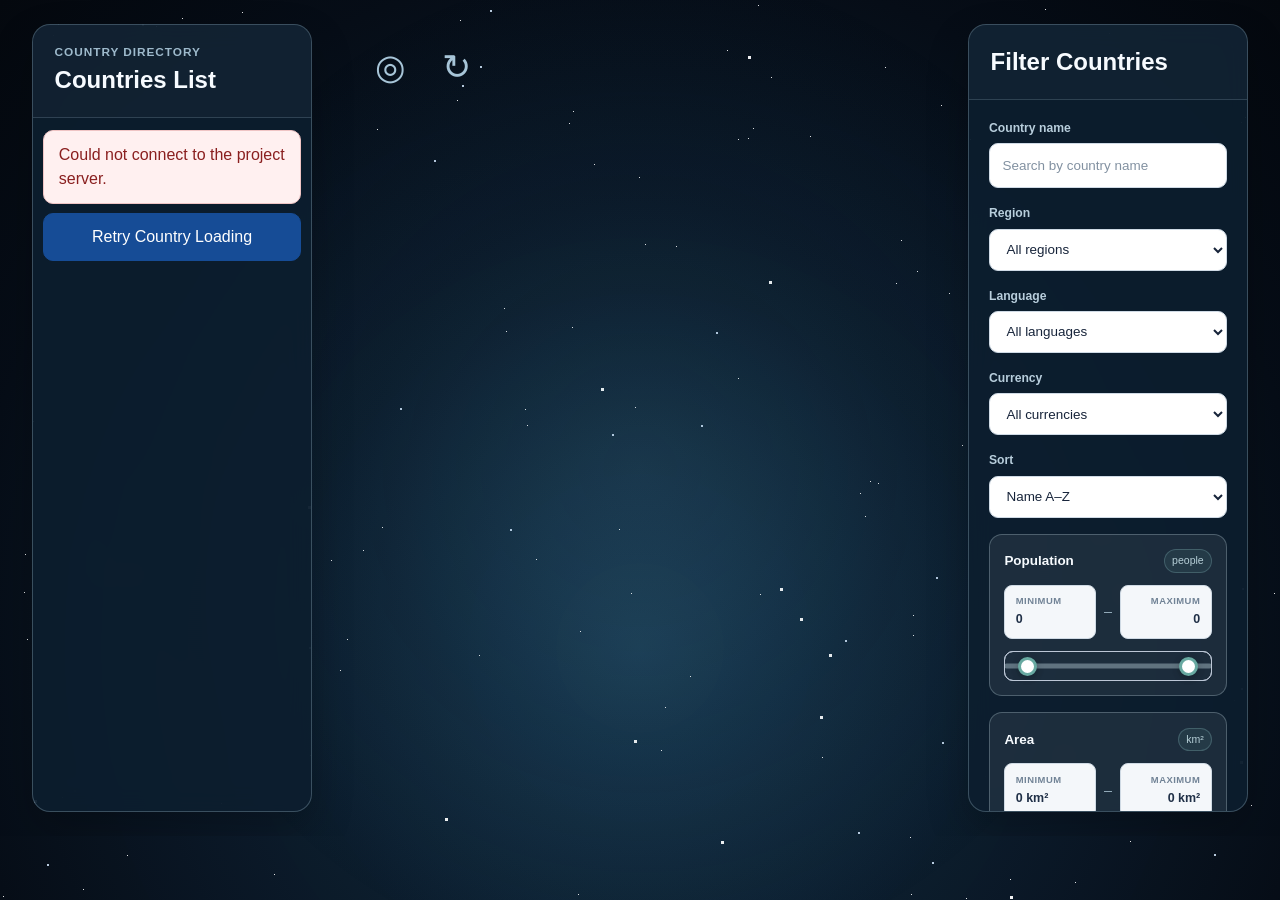
<file: frontend/Pages/index.html>
<!DOCTYPE html>
<html lang="en">
<head>
    <meta charset="UTF-8">
    <meta name="viewport" content="width=device-width, initial-scale=1.0">

    <title>Hello World</title>

    <link rel="stylesheet" href="../css/global.css">
    <link rel="stylesheet" href="../css/home.css">

    <script src="https://code.jquery.com/jquery-3.7.1.min.js"></script>

    <script src="https://cdn.amcharts.com/lib/5/index.js"></script>
    <script src="https://cdn.amcharts.com/lib/5/map.js"></script>
    <script src="https://cdn.amcharts.com/lib/5/geodata/worldLow.js"></script>
    <script src="https://cdn.amcharts.com/lib/5/themes/Animated.js"></script>

    <script src="../js/config.js" defer></script>
    <script src="../js/utilities.js" defer></script>
    <script src="../js/ajaxCalls.js" defer></script>
    <script src="../js/authentication.js" defer></script>
    <script src="../js/navigation.js" defer></script>
    <script src="../js/globe.js" defer></script>
    <script src="../js/reviews.js" defer></script>
    <script src="../js/ai-features.js" defer></script>
    <script src="../js/country-modal.js" defer></script>
    <script src="../js/countries.js" defer></script>
    <script src="../js/home.js" defer></script>
</head>

<body class="home-page-body">
    <div class="globe-space-background" aria-hidden="true">
        <div id="starsSmall"
             class="stars-layer stars-layer-small">
            <span class="stars-repeat"></span>
        </div>

        <div id="starsMedium"
             class="stars-layer stars-layer-medium">
            <span class="stars-repeat"></span>
        </div>

        <div id="starsLarge"
             class="stars-layer stars-layer-large">
            <span class="stars-repeat"></span>
        </div>

        <div class="space-atmosphere"></div>
    </div>

    <nav id="mainNavigation"
         class="navigation-shell"
         aria-label="Main navigation"></nav>

    <main class="home-layout"
          aria-label="Hello World home">

        <div class="main-content-split">
            <aside class="countries-list-side-panel"
                   aria-labelledby="countriesPanelTitle">

                <header class="countries-panel-header">
                    <div>
                        <p class="eyebrow">Country directory</p>
                        <h2 id="countriesPanelTitle">
                            Countries List
                        </h2>
                    </div>
                </header>

                <div class="countries-list-scroll-area">
                    <div id="countriesLoadingState"
                         class="status-message"
                         aria-live="polite"></div>

                    <div id="countriesList"
                         class="countries-list"
                         role="list"></div>
                </div>
            </aside>

            <section class="globe-section"
                     aria-labelledby="globeTitle">

                <div class="globe-heading-row">
                    <h1 id="globeTitle"
                        class="visually-hidden">
                        Interactive World Globe
                    </h1>

                    <div>
                        <button id="centerGlobeButton"
                                class="icon-action-button"
                                type="button"
                                title="Center Globe"
                                aria-label="Center globe">
                            ◎
                        </button>

                        <button id="resumeRotationButton"
                                class="icon-action-button"
                                type="button"
                                title="Resume Rotation"
                                aria-label="Resume globe rotation">
                            ↻
                        </button>
                    </div>
                </div>

                <div id="globeContainer"
                     class="globe-container"
                     aria-label="Interactive globe"></div>
            </section>

            <aside class="filters-side-panel"
                   aria-labelledby="filtersTitle">

                <header class="countries-panel-header">
                    <div>
                        <h2 id="filtersTitle">
                            Filter Countries
                        </h2>
                    </div>

                    <button id="countriesPanelToggle"
                            class="panel-toggle-button"
                            type="button"
                            aria-expanded="true">
                        Toggle Filters
                    </button>
                </header>

                <div id="countriesPanelContent"
                     class="countries-panel-content">

                    <div class="country-filters">
                        <div class="filter-field filter-field-wide">
                            <label for="countrySearchInput">
                                Country name
                            </label>

                            <input id="countrySearchInput"
                                   type="search"
                                   placeholder="Search by country name">
                        </div>

                        <div class="filter-field filter-field-wide">
                            <label for="regionFilter">Region</label>

                            <select id="regionFilter">
                                <option value="">All regions</option>
                            </select>
                        </div>

                        <div class="filter-field filter-field-wide">
                            <label for="languageFilter">
                                Language
                            </label>

                            <select id="languageFilter">
                                <option value="">All languages</option>
                            </select>
                        </div>

                        <div class="filter-field filter-field-wide">
                            <label for="currencyFilter">
                                Currency
                            </label>

                            <select id="currencyFilter">
                                <option value="">All currencies</option>
                            </select>
                        </div>

                        <div class="filter-field filter-field-wide">
                            <label for="countrySortSelect">
                                Sort
                            </label>

                            <select id="countrySortSelect">
                                <option value="name-asc">
                                    Name A–Z
                                </option>

                                <option value="name-desc">
                                    Name Z–A
                                </option>

                                <option value="population-asc">
                                    Population low to high
                                </option>

                                <option value="population-desc">
                                    Population high to low
                                </option>

                                <option value="area-asc">
                                    Area small to large
                                </option>

                                <option value="area-desc">
                                    Area large to small
                                </option>
                            </select>
                        </div>

                        <div class="filter-field filter-field-wide range-filter">
                            <div class="range-filter-title-row">
                                <span class="range-filter-title">
                                    Population
                                </span>

                                <span class="range-filter-unit">
                                    people
                                </span>
                            </div>

                            <div class="range-value-row"
                                 aria-live="polite">

                                <div class="range-value-box">
                                    <span>Minimum</span>

                                    <strong id="populationMinimumValue">
                                        0
                                    </strong>
                                </div>

                                <span class="range-value-separator">–</span>

                                <div class="range-value-box range-value-box-maximum">
                                    <span>Maximum</span>

                                    <strong id="populationMaximumValue">
                                        0
                                    </strong>
                                </div>
                            </div>

                            <div id="populationRangeContainer"
                                 class="dual-range">

                                <div class="range-track"></div>

                                <div id="populationRangeSelection"
                                     class="range-selection"></div>

                                <input id="minimumPopulationInput"
                                       class="range-input range-input-minimum"
                                       type="range"
                                       min="0"
                                       max="100"
                                       value="0"
                                       aria-label="Minimum population">

                                <input id="maximumPopulationInput"
                                       class="range-input range-input-maximum"
                                       type="range"
                                       min="0"
                                       max="100"
                                       value="100"
                                       aria-label="Maximum population">
                            </div>
                        </div>

                        <div class="filter-field filter-field-wide range-filter">
                            <div class="range-filter-title-row">
                                <span class="range-filter-title">
                                    Area
                                </span>

                                <span class="range-filter-unit">
                                    km²
                                </span>
                            </div>

                            <div class="range-value-row"
                                 aria-live="polite">

                                <div class="range-value-box">
                                    <span>Minimum</span>

                                    <strong id="areaMinimumValue">
                                        0 km²
                                    </strong>
                                </div>

                                <span class="range-value-separator">–</span>

                                <div class="range-value-box range-value-box-maximum">
                                    <span>Maximum</span>

                                    <strong id="areaMaximumValue">
                                        0 km²
                                    </strong>
                                </div>
                            </div>

                            <div id="areaRangeContainer"
                                 class="dual-range">

                                <div class="range-track"></div>

                                <div id="areaRangeSelection"
                                     class="range-selection"></div>

                                <input id="minimumAreaInput"
                                       class="range-input range-input-minimum"
                                       type="range"
                                       min="0"
                                       max="100"
                                       value="0"
                                       aria-label="Minimum area">

                                <input id="maximumAreaInput"
                                       class="range-input range-input-maximum"
                                       type="range"
                                       min="0"
                                       max="100"
                                       value="100"
                                       aria-label="Maximum area">
                            </div>
                        </div>

                        <div class="filter-actions-row">
                            <button id="applyFiltersButton"
                                    class="primary-button filter-action-btn"
                                    type="button">
                                Apply Filters
                            </button>

                            <button id="resetFiltersButton"
                                    class="secondary-button filter-action-btn"
                                    type="button">
                                Reset
                            </button>
                        </div>
                    </div>

                    <div id="filtersValidationMessage"
                         class="status-message"
                         aria-live="polite"></div>
                </div>
            </aside>
        </div>
    </main>

    <div id="countryModal"
         class="country-modal-overlay"
         hidden>

        <section class="country-modal"
                 role="dialog"
                 aria-modal="true"
                 aria-labelledby="countryModalTitle"
                 tabindex="-1">

            <header class="country-modal-header">
                <div class="country-modal-title-row">
                    <img id="countryModalFlag"
                         class="country-modal-flag"
                         src="../assets/images/default-profile.svg"
                         alt="">

                    <div>
                        <p id="countryModalCodes"
                           class="country-modal-codes"></p>

                        <h2 id="countryModalTitle">
                            Country
                        </h2>
                    </div>
                </div>

                <button id="countryModalCloseButton"
                        class="icon-text-button"
                        type="button">
                    Close
                </button>
            </header>

            <div class="country-modal-scroll">
                <div id="countryModalStatus"
                     class="status-message"
                     aria-live="polite"></div>

                <section id="countryDetailsGrid"
                         class="country-details-grid"
                         aria-label="Country details"></section>

                <section class="country-modal-section">
                    <h3>Borders</h3>

                    <div id="countryBordersList"
                         class="border-country-list"></div>
                </section>

                <section class="country-modal-section country-actions-section">
                    <h3>Your Travel Lists</h3>

                    <div id="countryActionMessage"
                         class="status-message"
                         aria-live="polite"></div>

                    <div class="country-action-buttons">
                        <button id="wantToVisitButton"
                                type="button">
                            Want to Visit
                        </button>

                        <button id="visitedButton"
                                type="button">
                            Visited
                        </button>
                    </div>
                </section>

                <section class="country-modal-section ai-fact-section">
                    <h3>✨ AI Country Fact</h3>
                    <div id="aiCountryFact" aria-live="polite">Open a country to generate an interesting fact.</div>
                </section>

                <section class="country-modal-section">
                    <div class="section-heading-row">
                        <h3>Reviews</h3>
                        <span id="reviewsCount"></span>
                    </div>

                    <div id="reviewsStatus"
                         class="status-message"
                         aria-live="polite"></div>

                    <div id="reviewsList"
                         class="reviews-list"></div>

                    <form id="reviewForm"
                          class="review-form"
                          hidden
                          novalidate>

                        <h4 id="reviewFormTitle">
                            Write a Review
                        </h4>

                        <div class="form-group">
                            <span class="review-rating-label">
                                Rating
                            </span>

                            <input id="reviewRating"
                                   type="hidden"
                                   value="0">

                            <div id="reviewRatingStars"
                                 class="modal-star-rating"
                                 role="group"
                                 aria-label="Choose a rating">

                                <button type="button"
                                        class="modal-star-button"
                                        data-review-form-star="1">
                                    ★
                                </button>

                                <button type="button"
                                        class="modal-star-button"
                                        data-review-form-star="2">
                                    ★
                                </button>

                                <button type="button"
                                        class="modal-star-button"
                                        data-review-form-star="3">
                                    ★
                                </button>

                                <button type="button"
                                        class="modal-star-button"
                                        data-review-form-star="4">
                                    ★
                                </button>

                                <button type="button"
                                        class="modal-star-button"
                                        data-review-form-star="5">
                                    ★
                                </button>
                            </div>
                        </div>

                        <div class="form-group">
                            <label for="reviewText">Review</label>

                            <textarea id="reviewText"
                                      maxlength="1000"
                                      required></textarea>
                        </div>

                        <div class="review-form-actions">
                            <button type="submit">
                                Save Review
                            </button>

                            <button id="cancelReviewEditButton"
                                    class="secondary-button"
                                    type="button">
                                Cancel
                            </button>
                        </div>
                    </form>

                    <div id="reviewEligibilityMessage"
                         class="status-message"
                         aria-live="polite"></div>
                </section>
            </div>
        </section>
    </div>
</body>
</html>
</file>
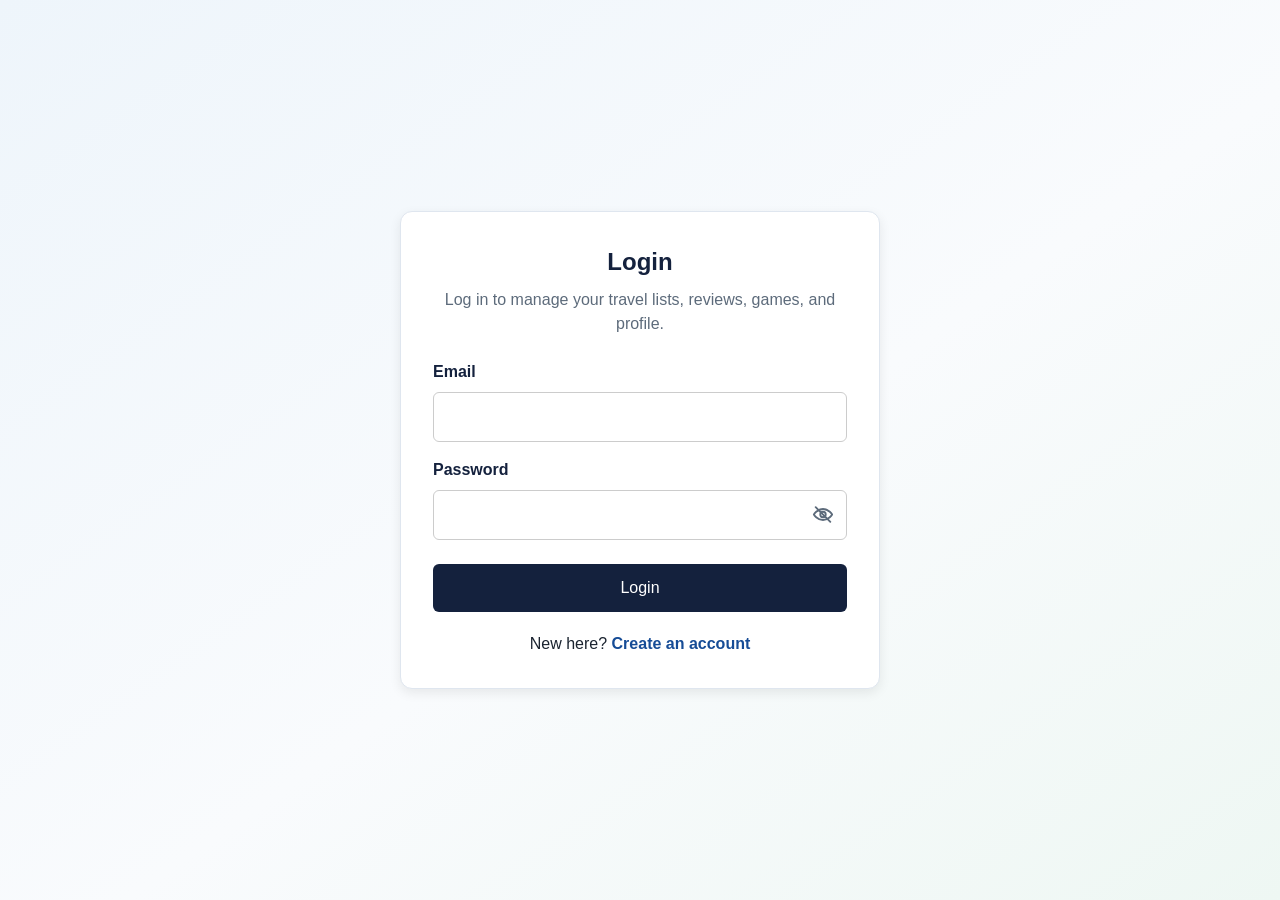
<file: frontend/Pages/admin.html>
<!DOCTYPE html>
<html lang="en">
<head>
    <meta charset="UTF-8">
    <meta name="viewport"
          content="width=device-width, initial-scale=1.0">

    <title>Admin Dashboard | Hello World</title>

    <link rel="stylesheet" href="../css/global.css">
    <link rel="stylesheet" href="../css/admin.css">

    <script src="https://code.jquery.com/jquery-3.7.1.min.js"></script>
    <script src="../js/config.js" defer></script>
    <script src="../js/utilities.js" defer></script>
    <script src="../js/ajaxCalls.js" defer></script>
    <script src="../js/authentication.js" defer></script>
    <script src="../js/navigation.js" defer></script>
    <script src="../js/admin.js" defer></script>
</head>

<body class="admin-page">
    <nav id="mainNavigation"
         class="navigation-shell"
         aria-label="Main navigation"></nav>

    <main class="admin-layout">
        <header class="admin-header">
            <div>
                <h1>Administrator Dashboard</h1>

                <p>
                    Manage users, statistics and country records.
                </p>

                <div id="adminCountryLoadStatus"
                     class="status-message"
                     aria-live="polite"></div>
            </div>
        </header>

        <div id="adminPageStatus"
             class="status-message"
             aria-live="polite"></div>

        <section aria-labelledby="adminStatisticsTitle">
            <h2 id="adminStatisticsTitle"
                class="visually-hidden">
                Statistics
            </h2>

            <div class="admin-stats-grid">
                <article class="admin-stat-card card">
                    <strong id="statDailyLogins">0</strong>
                    <span>Daily logins</span>
                </article>

                <article class="admin-stat-card card">
                    <strong id="statTotalUsers">0</strong>
                    <span>Total users</span>
                </article>

                <article class="admin-stat-card card">
                    <strong id="statSavedCountries">0</strong>
                    <span>Saved countries</span>
                </article>

                <article class="admin-stat-card card">
                    <strong id="statCountries">0</strong>
                    <span>Total countries</span>
                </article>

                <article class="admin-stat-card card">
                    <strong id="statReviews">0</strong>
                    <span>Total reviews</span>
                </article>
            </div>
        </section>

        <section class="admin-section card"
                 aria-labelledby="userManagementTitle">

            <h2 id="userManagementTitle">
                User Management
            </h2>
            <div class="admin-toolbar">
                <div>
                    <label for="adminUserSearch">
                        Search users
                    </label>

                    <input id="adminUserSearch"
                           type="search"
                           placeholder="Name or email">
                </div>

                <div>
                    <label for="adminLockedFilter">
                        Lock status
                    </label>

                    <select id="adminLockedFilter">
                        <option value="">All</option>
                        <option value="locked">Locked</option>
                        <option value="unlocked">Unlocked</option>
                    </select>
                </div>

                <div>
                    <label for="adminRoleFilter">
                        Role
                    </label>

                    <select id="adminRoleFilter">
                        <option value="">All</option>
                        <option value="admin">Admin</option>
                        <option value="regular">Non-admin</option>
                    </select>
                </div>
            </div>

            <div class="admin-table-wrapper">
                <table class="admin-table">
                    <thead>
                        <tr>
                            <th>
                                <button class="table-sort-button"
                                        type="button"
                                        data-user-sort="userId">
                                    User ID
                                </button>
                            </th>

                            <th>
                                <button class="table-sort-button"
                                        type="button"
                                        data-user-sort="fullName">
                                    Full name
                                </button>
                            </th>

                            <th>
                                <button class="table-sort-button"
                                        type="button"
                                        data-user-sort="email">
                                    Email
                                </button>
                            </th>

                            <th>Admin</th>
                            <th>Status</th>

                            <th>
                                <button class="table-sort-button"
                                        type="button"
                                        data-user-sort="registrationDate">
                                    Registration
                                </button>
                            </th>

                            <th>Actions</th>
                        </tr>
                    </thead>

                    <tbody id="adminUsersTableBody"></tbody>
                </table>
            </div>

            <div class="admin-pagination">
                <button id="adminUsersPreviousButton"
                        type="button">
                    Previous
                </button>

                <span id="adminUsersPageInfo">
                    Page 1 of 1
                </span>

                <button id="adminUsersNextButton"
                        type="button">
                    Next
                </button>
            </div>
        </section>

        <section class="admin-section card"
                 aria-labelledby="countryManagementTitle">

            <h2 id="countryManagementTitle">
                Country Management
            </h2>

            <div id="adminCountryStatus"
                 class="status-message"
                 aria-live="polite"></div>

            <form id="adminCountryForm"
                  class="admin-country-form"
                  novalidate>

                <h3 id="adminCountryFormTitle">
                    Add Country
                </h3>

                <input id="adminCountryEditCode"
                       type="hidden">

                <div class="admin-country-form-grid">
                    <div class="form-group admin-country-form-wide">
                        <label for="adminCountryName">
                            Country name
                        </label>

                        <input id="adminCountryName"
                               type="text"
                               required>
                    </div>

                    <div class="form-group">
                        <label for="adminCountryAlpha3Code">
                            Alpha-3 code
                        </label>

                        <input id="adminCountryAlpha3Code"
                               type="text"
                               maxlength="3"
                               placeholder="ISR"
                               required>
                    </div>

                    <div class="form-group">
                        <label for="adminCountryAlpha2Code">
                            Alpha-2 code
                        </label>

                        <input id="adminCountryAlpha2Code"
                               type="text"
                               maxlength="2"
                               placeholder="IL"
                               required>
                    </div>

                    <div class="form-group">
                        <label for="adminCapital">
                            Capital
                        </label>

                        <input id="adminCapital"
                               type="text">
                    </div>

                    <div class="form-group">
                        <label for="adminRegion">
                            Region
                        </label>

                        <input id="adminRegion"
                               type="text"
                               required>
                    </div>

                    <div class="form-group">
                        <label for="adminSubregion">
                            Subregion
                        </label>

                        <input id="adminSubregion"
                               type="text">
                    </div>

                    <div class="form-group">
                        <label for="adminPopulation">
                            Population
                        </label>

                        <input id="adminPopulation"
                               type="number"
                               min="0">
                    </div>

                    <div class="form-group">
                        <label for="adminArea">
                            Area km²
                        </label>

                        <input id="adminArea"
                               type="number"
                               min="0"
                               step="any">
                    </div>

                    <div class="form-group admin-country-form-wide">
                        <label for="adminFlagUrl">
                            Flag URL
                        </label>

                        <input id="adminFlagUrl"
                               type="url">
                    </div>

                    <div class="form-group admin-country-form-wide">
                        <label for="adminLanguages">
                            Languages
                        </label>

                        <input id="adminLanguages"
                               type="text"
                               placeholder="Hebrew, English">
                    </div>

                    <div class="form-group admin-country-form-wide">
                        <label for="adminCurrencies">
                            Currencies
                        </label>

                        <input id="adminCurrencies"
                               type="text"
                               placeholder="Israeli new shekel">
                    </div>

                    <div class="form-group admin-country-form-wide">
                        <label for="adminBorders">
                            Borders
                        </label>

                        <input id="adminBorders"
                               type="text"
                               placeholder="EGY, JOR">
                    </div>
                </div>

                <div class="admin-actions">
                    <button type="submit">
                        Save Country
                    </button>

                    <button id="adminCancelCountryEdit"
                            class="secondary-button"
                            type="button">
                        Cancel Edit
                    </button>
                </div>
            </form>

            <div class="admin-country-list-section">
                <div class="admin-country-list-header">
                    <h3>Countries</h3>

                    <div class="form-group">
                        <label for="adminCountrySearch">
                            Search countries
                        </label>

                        <input id="adminCountrySearch"
                               type="search"
                               placeholder="Country name">
                    </div>
                </div>

                <div class="admin-table-wrapper admin-country-table-wrapper">
                    <table class="admin-table admin-country-table">
                        <thead>
                            <tr>
                                <th>Country</th>
                                <th>Code</th>
                                <th>Capital</th>
                                <th>Region / Subregion</th>
                                <th>Population</th>
                                <th>Area</th>
                                <th>Actions</th>
                            </tr>
                        </thead>

                        <tbody id="adminManagedCountriesBody"></tbody>
                    </table>
                </div>
            </div>
        </section>
    </main>
</body>
</html>
</file>
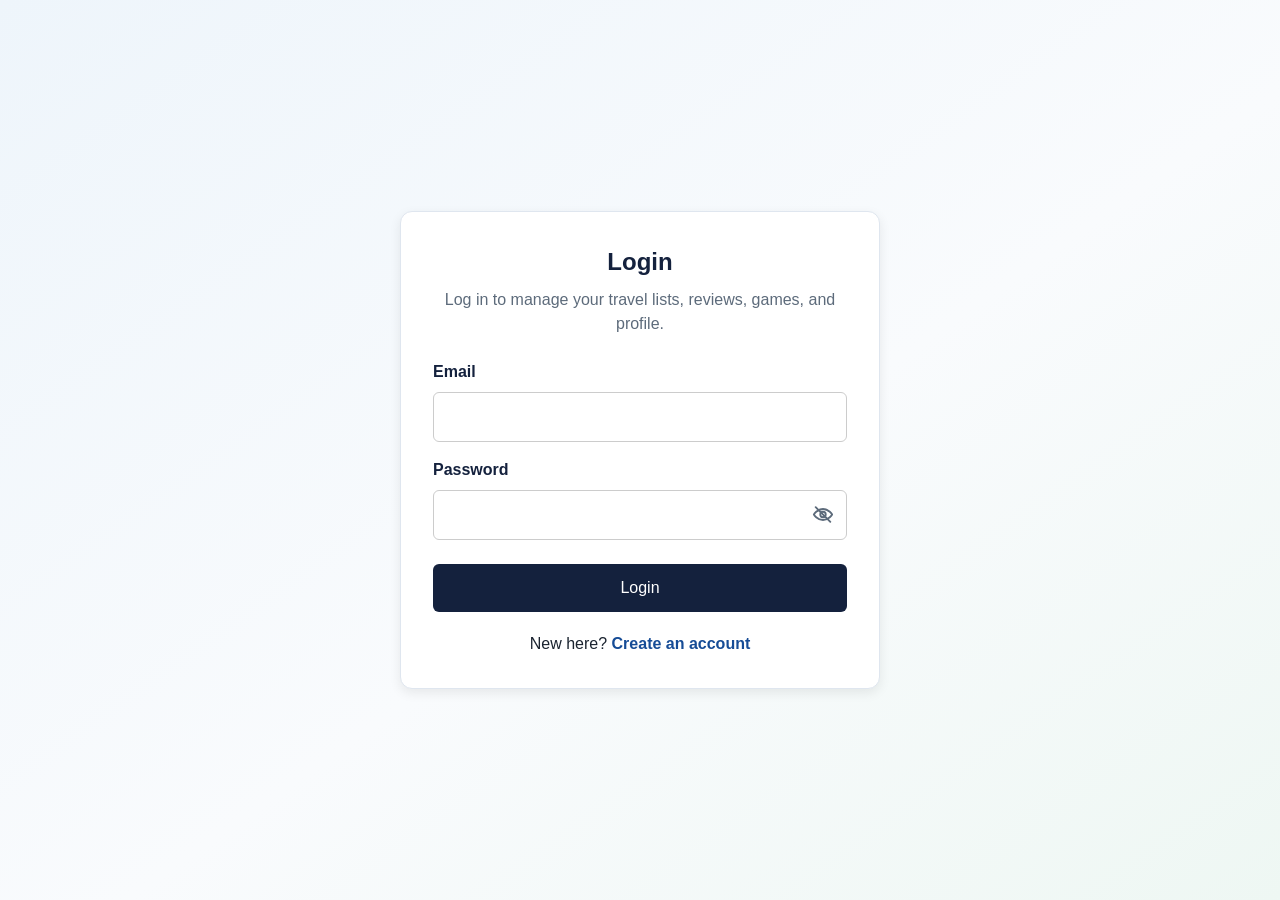
<file: frontend/Pages/edit-profile.html>
<!DOCTYPE html>
<html lang="en">
<head>
    <meta charset="UTF-8">
    <meta name="viewport" content="width=device-width, initial-scale=1.0">

    <title>Edit Profile | Hello World</title>

    <link rel="stylesheet" href="../css/global.css">
    <link rel="stylesheet" href="../css/profile.css">

    <script src="https://code.jquery.com/jquery-3.7.1.min.js"></script>
    <script src="../js/config.js" defer></script>
    <script src="../js/utilities.js" defer></script>
    <script src="../js/ajaxCalls.js" defer></script>
    <script src="../js/authentication.js" defer></script>
    <script src="../js/navigation.js" defer></script>
    <script src="../js/edit-profile.js" defer></script>
</head>

<body class="profile-page">
    <nav id="mainNavigation"
         class="navigation-shell"
         aria-label="Main navigation"></nav>

    <main class="profile-layout edit-profile-layout">
        <section class="edit-profile-form card"
                 aria-labelledby="editProfileTitle">

            <div class="edit-profile-heading">
                <div>
                    <h1 id="editProfileTitle">
                        Edit Profile
                    </h1>

                    <p>
                        Update your personal information
                        and travel preferences.
                    </p>
                </div>
            </div>

            <div id="editProfileStatus"
                 class="status-message"
                 aria-live="polite"></div>

            <form id="editProfileForm" novalidate>
                <div class="edit-form-grid">
                    <div class="form-group">
                        <label for="editFullName">
                            Full name
                        </label>

                        <input id="editFullName"
                               type="text"
                               required>
                    </div>

                    <div class="form-group">
                        <label for="editBirthDate">
                            Birth date
                        </label>

                        <input id="editBirthDate"
                               type="date"
                               required>
                    </div>

                    <div class="form-group">
                        <label for="editGender">Gender</label>

                        <select id="editGender" required>
                            <option value="">
                                Choose gender
                            </option>
                            <option value="Female">Female</option>
                            <option value="Male">Male</option>
                            <option value="Other">Other</option>
                        </select>
                    </div>

                    <section class="edit-form-wide edit-subsection">
                        <h2>Profile Image</h2>

                        <div class="profile-image-editor">
                            <img id="editImagePreview"
                                 class="edit-image-preview"
                                 src="../assets/images/default-profile.svg"
                                 alt="Profile preview">

                            <div class="profile-image-controls">
                                <div class="form-group compact-form-group">
                                    <label for="editImageUrl">
                                        Image URL
                                    </label>

                                    <input id="editImageUrl"
                                           type="url"
                                           placeholder="https://example.com/photo.jpg">
                                </div>
                            </div>
                        </div>
                    </section>

                    <section class="edit-form-wide edit-subsection">
                        <h2>Hobbies</h2>
                        <div id="hobbiesGrid"
                             class="compact-option-grid"></div>
                    </section>

                    <section class="edit-form-wide edit-subsection">
                        <h2>Travel Preferences</h2>
                        <div id="preferencesGrid"
                             class="compact-option-grid"></div>
                    </section>

                    <section class="edit-form-wide edit-subsection">
                        <h2>Preferred Regions</h2>
                        <div id="continentsGrid"
                             class="compact-option-grid"></div>
                    </section>

                    <section class="edit-form-wide edit-subsection">
                        <h2>Spoken Languages</h2>

                        <div class="language-add-row">
                            <div class="language-select-control">
                                <label for="languageToAdd">
                                    Language
                                </label>

                                <select id="languageToAdd">
                                    <option value="">
                                        Choose language
                                    </option>
                                </select>
                            </div>

                            <div class="language-slider-control">
                                <label for="languageLevelToAdd">
                                    Proficiency
                                </label>

                                <input id="languageLevelToAdd"
                                       type="range"
                                       min="1"
                                       max="5"
                                       step="1"
                                       value="3">

                                <div id="languageLevelToAddValue"
                                     class="range-value">
                                    Intermediate · 3/5
                                </div>
                            </div>

                            <button id="addLanguageButton"
                                    class="compact-action-button"
                                    type="button">
                                Add Language
                            </button>
                        </div>

                        <div id="selectedLanguagesList"
                             class="selected-languages-list"></div>
                    </section>

                    <section class="edit-form-wide edit-subsection">
                        <div class="country-selector-heading">
                            <div>
                                <h2>Visited Countries</h2>
                                <p class="section-note">
                                    Click a flag to select or remove a country.
                                </p>
                            </div>

                            <input id="visitedCountrySearch"
                                   class="country-selector-search"
                                   type="search"
                                   placeholder="Search countries">
                        </div>

                        <div id="visitedCountrySelector"
                             class="country-flag-selector"></div>
                    </section>

                    <section class="edit-form-wide edit-subsection">
                        <div class="country-selector-heading">
                            <div>
                                <h2>Want to Visit</h2>
                                <p class="section-note">
                                    Click a flag to select or remove a country.
                                </p>
                            </div>

                            <input id="wantedCountrySearch"
                                   class="country-selector-search"
                                   type="search"
                                   placeholder="Search countries">
                        </div>

                        <div id="wantedCountrySelector"
                             class="country-flag-selector"></div>
                    </section>
                </div>

                <div class="edit-form-actions">
                    <button class="compact-primary-button"
                            type="submit">
                        Save Changes
                    </button>

                    <a class="button-link secondary-link-button compact-action-button"
                       href="profile.html">
                        Cancel
                    </a>
                </div>
            </form>
        </section>
    </main>
</body>
</html>
</file>
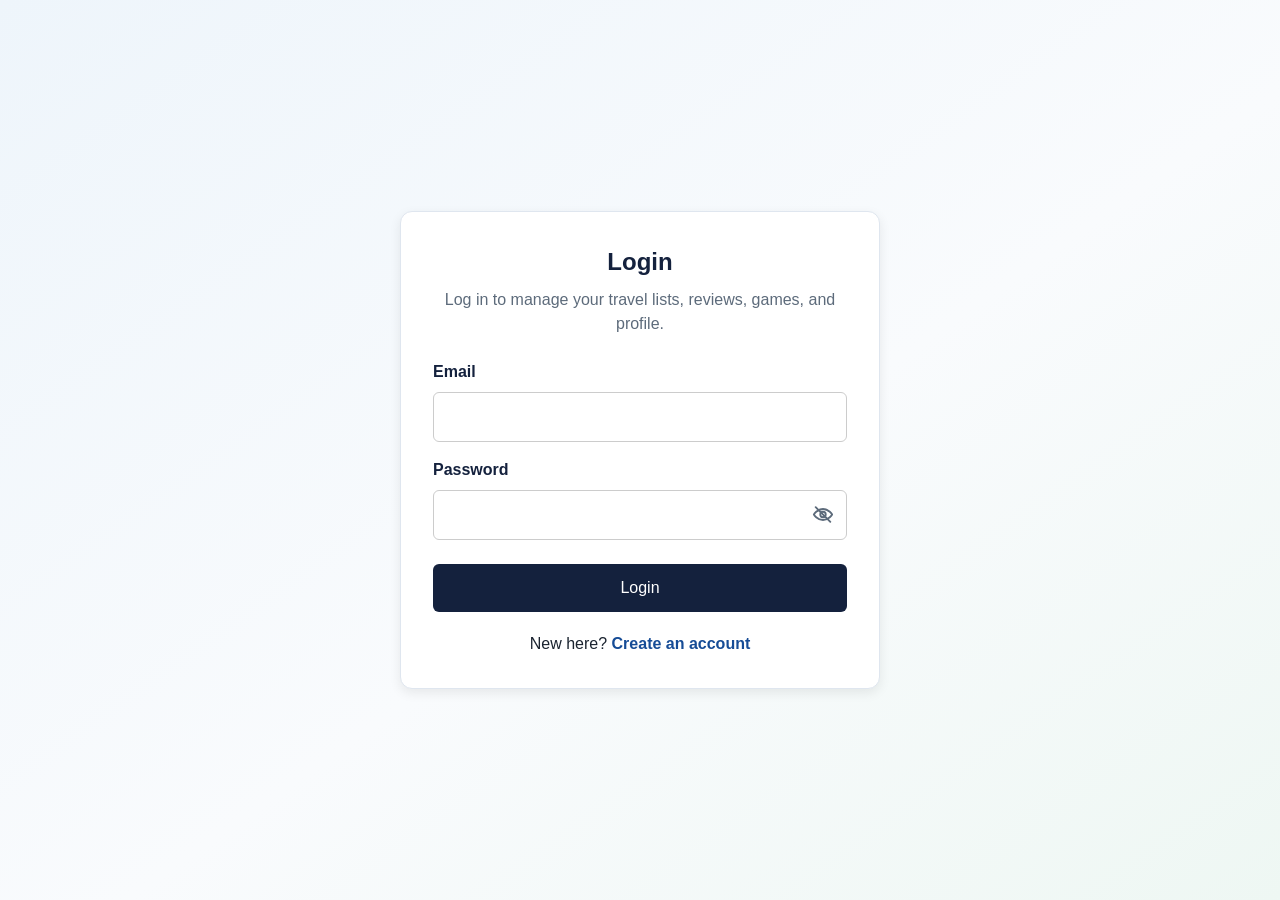
<file: frontend/Pages/login.html>
<!DOCTYPE html>
<html lang="en">
<head>
    <meta charset="UTF-8">
    <meta name="viewport" content="width=device-width, initial-scale=1.0">

    <title>Login | Hello World</title>

    <link rel="stylesheet" href="../css/global.css">
    <link rel="stylesheet" href="../css/authentication.css">

    <script src="https://code.jquery.com/jquery-3.7.1.min.js"></script>
    <script src="../js/config.js" defer></script>
    <script src="../js/utilities.js" defer></script>
    <script src="../js/ajaxCalls.js" defer></script>
    <script src="../js/authentication.js" defer></script>
</head>

<body>

    <div class="authentication-messages">
        <div id="lockedAccountMessage"
             class="status-message"
             aria-live="polite"></div>

        <div id="authenticationStatus"
             class="status-message"
             aria-live="polite"></div>
    </div>

    <main class="authentication-page">
        <section class="authentication-card card"
                 aria-labelledby="loginTitle">

            <header class="authentication-header">
                <h1 id="loginTitle">Login</h1>
                <p>
                    Log in to manage your travel lists,
                    reviews, games, and profile.
                </p>
            </header>

            <form id="loginForm" novalidate>
                <div class="form-group">
                    <label for="loginEmail">Email</label>

                    <input id="loginEmail"
                           name="email"
                           type="email"
                           autocomplete="email"
                           required>
                </div>

                <div class="form-group">
                    <label for="loginPassword">Password</label>

                    <div class="password-container">
                        <input id="loginPassword"
                               name="password"
                               type="password"
                               autocomplete="current-password"
                               required>

                        <button class="password-toggle-icon"
                                type="button"
                                data-password-target="loginPassword"
                                aria-label="Hold to show password">
                            <svg viewBox="0 0 24 24" aria-hidden="true">
                                <path d="M2 12s3.5-6 10-6 10 6 10 6-3.5 6-10 6S2 12 2 12Z"></path>
                                <circle cx="12" cy="12" r="3"></circle>
                                <path d="M4 4l16 16"></path>
                            </svg>
                        </button>
                    </div>
                </div>

                <button class="authentication-submit"
                        type="submit">
                    Login
                </button>
            </form>

            <p class="authentication-switch">
                New here?
                <a href="register.html">Create an account</a>
            </p>
        </section>
    </main>
</body>
</html>
</file>
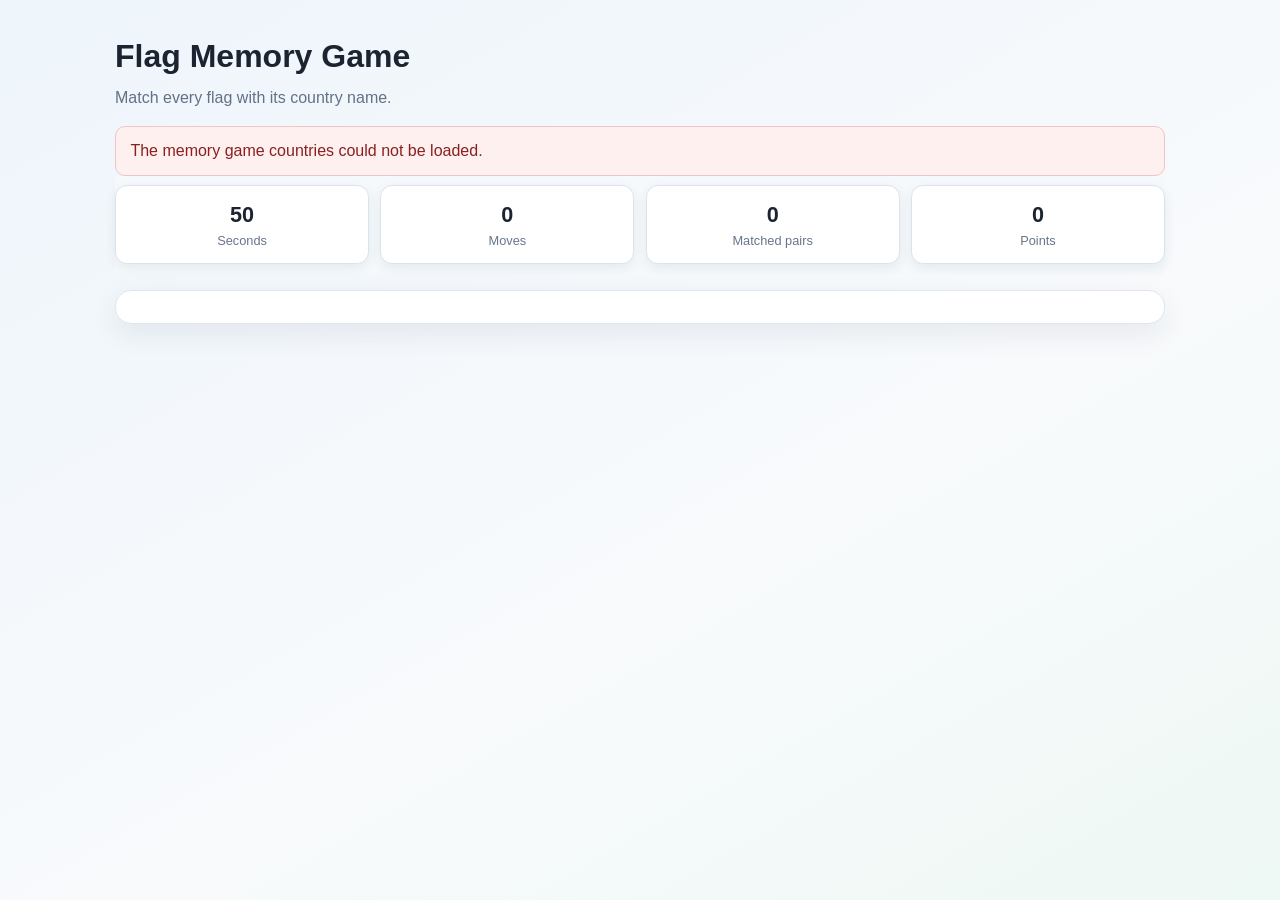
<file: frontend/Pages/memory-game.html>
<!DOCTYPE html>
<html lang="en">
<head>
    <meta charset="UTF-8">
    <meta name="viewport" content="width=device-width, initial-scale=1.0">

    <title>Flag Memory Game | Hello World</title>

    <link rel="stylesheet" href="../css/global.css">
    <link rel="stylesheet" href="../css/games.css">

    <script src="https://code.jquery.com/jquery-3.7.1.min.js"></script>
    <script src="../js/config.js" defer></script>
    <script src="../js/utilities.js" defer></script>
    <script src="../js/ajaxCalls.js" defer></script>
    <script src="../js/authentication.js" defer></script>
    <script src="../js/navigation.js" defer></script>
    <script src="../js/memory-game.js" defer></script>
</head>

<body class="games-page">
    <nav id="mainNavigation"
         class="navigation-shell"
         aria-label="Main navigation"></nav>

    <main class="game-shell">
        <header class="game-header">
            <div>
                <h1>Flag Memory Game</h1>
                <p>
                    Match every flag with its country name.
                </p>
            </div>
        </header>

        <div id="memoryGameStatus"
             class="status-message"
             aria-live="polite"></div>

        <section class="game-stats-bar">
            <div class="game-stat">
                <strong id="memoryTimer">70</strong>
                <span>Seconds</span>
            </div>

            <div class="game-stat">
                <strong id="memoryMoves">0</strong>
                <span>Moves</span>
            </div>

            <div class="game-stat">
                <strong id="memoryMatchedPairs">0</strong>
                <span>Matched pairs</span>
            </div>

            <div class="game-stat">
                <strong id="memoryPoints">0</strong>
                <span>Points</span>
            </div>
        </section>

        <section id="memoryBoard"
                 class="memory-board card"
                 aria-label="Memory game board"></section>

        <div id="memoryResultOverlay" class="game-result-overlay" hidden>
            <section id="memoryResultPanel" class="game-result-panel card" role="dialog" aria-modal="true" aria-labelledby="memoryResultTitle">
                <h2 id="memoryResultTitle">Game Complete</h2>
                <p id="memoryResultText"></p>
                <div id="memorySaveMessage" class="status-message" aria-live="polite"></div>
                <div class="game-result-actions">
                    <button id="memoryReplayButton" type="button">Replay</button>
                </div>
            </section>
        </div>
    </main>
</body>
</html>
</file>
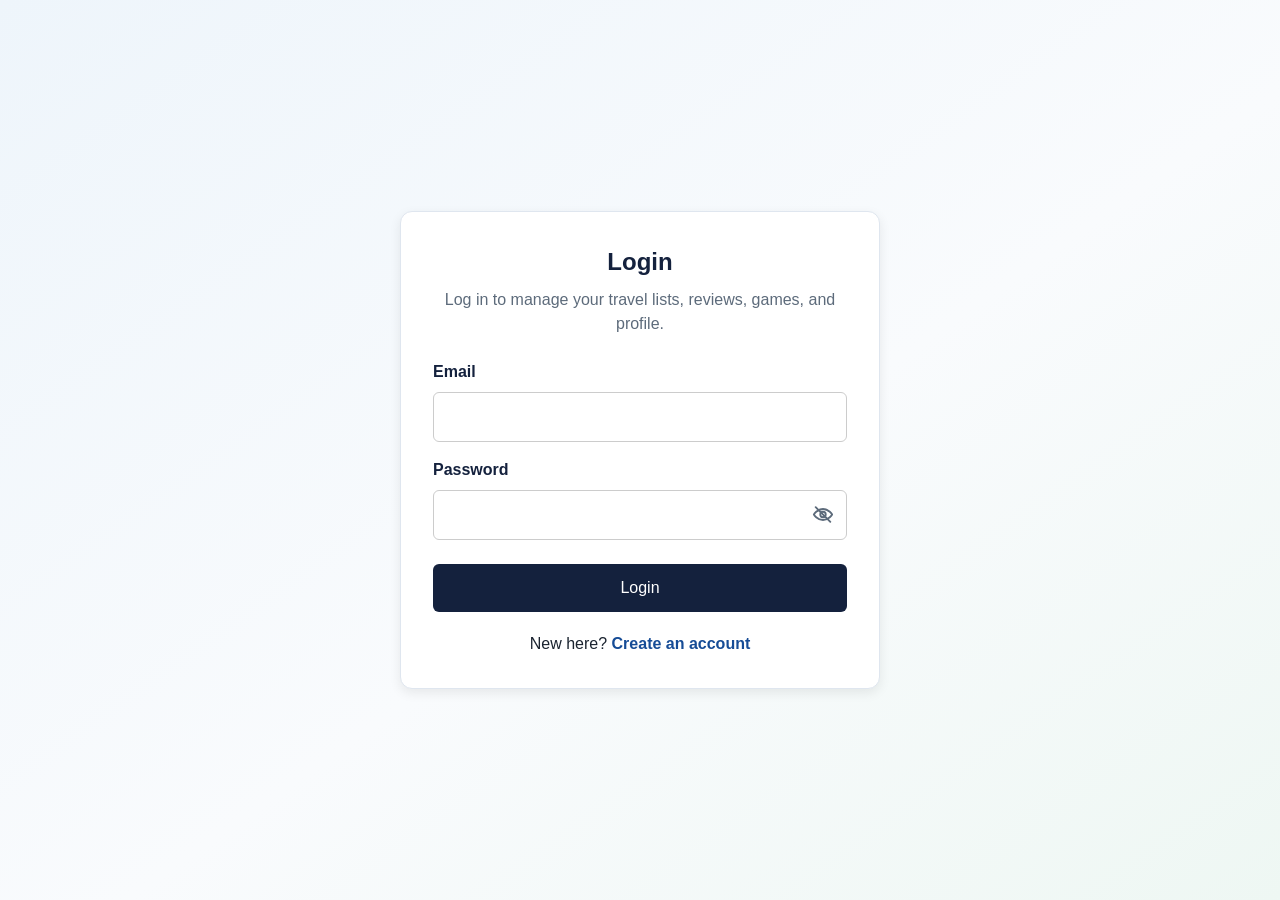
<file: frontend/Pages/profile.html>
<!DOCTYPE html>
<html lang="en">
<head>
    <meta charset="UTF-8">
    <meta name="viewport" content="width=device-width, initial-scale=1.0">

    <title>Profile | Hello World</title>

    <link rel="stylesheet" href="../css/global.css">
    <link rel="stylesheet" href="../css/profile.css">

    <script src="https://code.jquery.com/jquery-3.7.1.min.js"></script>
    <script src="../js/config.js" defer></script>
    <script src="../js/utilities.js" defer></script>
    <script src="../js/ajaxCalls.js" defer></script>
    <script src="../js/authentication.js" defer></script>
    <script src="../js/navigation.js" defer></script>
    <script src="../js/profile.js" defer></script>
</head>

<body class="profile-page">
    <nav id="mainNavigation"
         class="navigation-shell"
         aria-label="Main navigation"></nav>

    <main class="profile-layout">
        <div id="profilePageStatus"
             class="status-message"
             aria-live="polite"></div>

        <section class="profile-hero card"
                 aria-labelledby="profileName">

            <div id="profileOwnerActions"
                 class="profile-hero-actions"
                 hidden>
                <a class="profile-edit-button"
                   href="edit-profile.html">
                    Edit Profile
                </a>
            </div>

            <img id="profileImage"
                 class="profile-hero-image"
                 src="../assets/images/default-profile.svg"
                 alt="Profile">

            <div class="profile-hero-content">
                <h1 id="profileName">Profile</h1>

                <p id="profileAgeBirth"
                   class="profile-hero-subtitle"></p>

                <div class="profile-stats">
                    <div class="profile-stat">
                        <strong id="profileTriviaScore">0</strong>
                        <span>Total game score</span>
                    </div>

                    <div class="profile-stat">
                        <strong id="profileVictories">0</strong>
                        <span>Reviews written</span>
                    </div>

                    <div class="profile-stat">
                        <strong id="profileVisitedCount">0</strong>
                        <span>Countries visited</span>
                    </div>
                </div>
            </div>
        </section>

        <div class="profile-grid">
            <section class="profile-section card">
                <h2>Languages</h2>
                <div id="profileLanguages"
                     class="chip-list"></div>
            </section>

            <section class="profile-section card">
                <h2>Travel Preferences</h2>
                <div id="profilePreferences"
                     class="chip-list"></div>
            </section>

            <section class="profile-section card">
                <h2>Hobbies</h2>
                <div id="profileHobbies"
                     class="chip-list"></div>
            </section>

            <section class="profile-section card">
                <h2>Preferred Regions</h2>
                <div id="profileContinents"
                     class="chip-list"></div>
            </section>

            <div class="profile-travel-row">
                <section class="profile-section card">
                    <h2>Visited Countries</h2>

                    <p id="visitedCountriesOwnerNote"
                       class="section-note"
                       hidden>
                        Open a visited country to write or
                        edit its review.
                    </p>

                    <div id="visitedCountriesStatus"
                         class="status-message"
                         aria-live="polite"></div>

                    <div id="profileVisitedCountries"
                         class="country-collection-list"></div>
                </section>

                <section class="profile-section card">
                    <h2>Want to Visit</h2>

                    <p class="section-note">
                        Countries planned for future visits.
                    </p>

                    <div id="wantedCountriesStatus"
                         class="status-message"
                         aria-live="polite"></div>

                    <div id="profileWantedCountries"
                         class="country-collection-list"></div>
                </section>
            </div>

            <section class="profile-section card profile-section-wide">
                <h2 id="profileReviewsHeading">
                    Reviews
                </h2>

                <div id="profileReviewsStatus"
                     class="status-message"
                     aria-live="polite"></div>

                <div id="profileReviews"
                     class="profile-reviews-list"></div>
            </section>
        </div>
    </main>
</body>
</html>
</file>
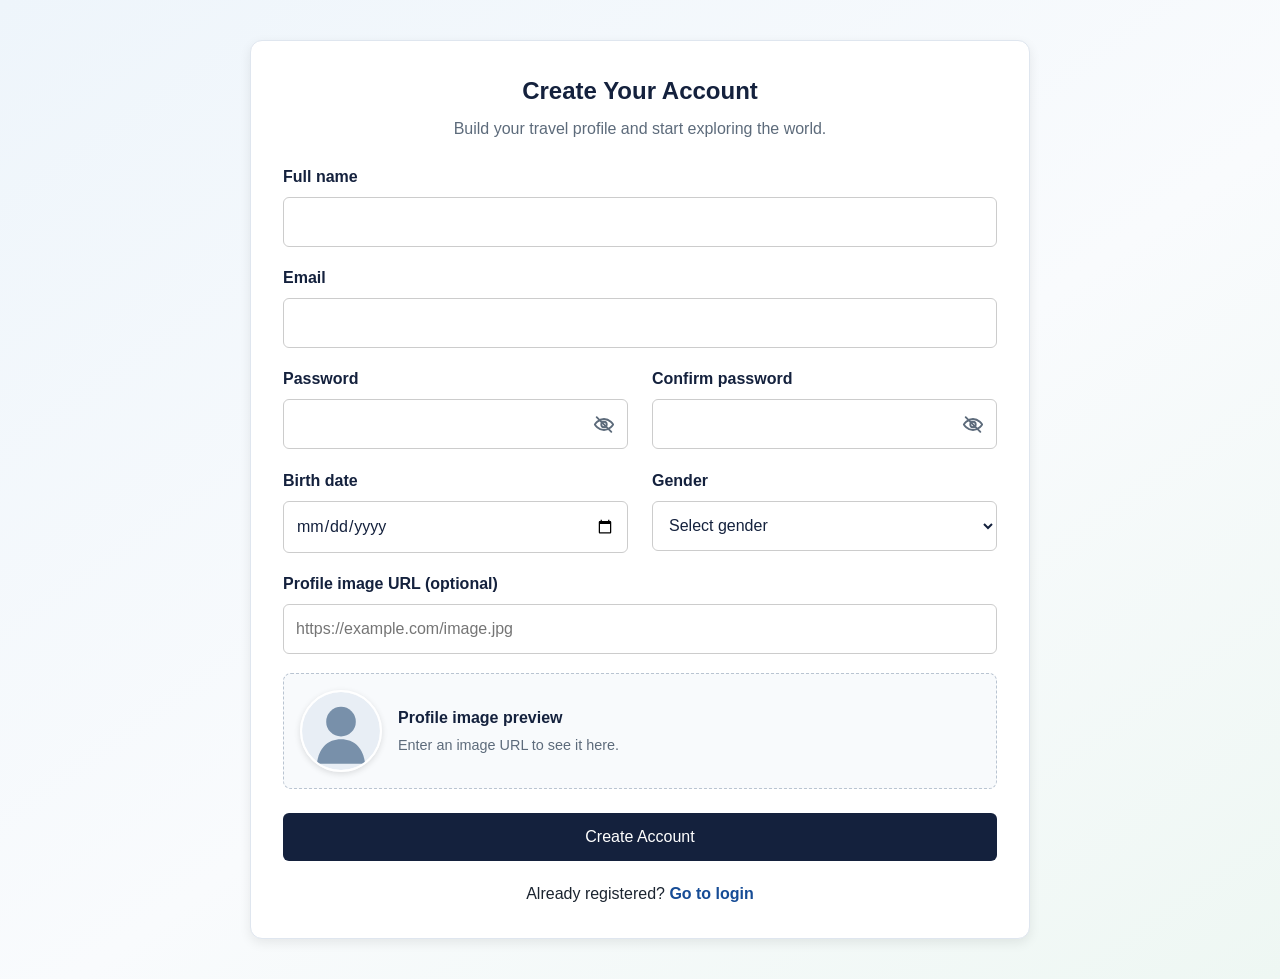
<file: frontend/Pages/register.html>
<!DOCTYPE html>
<html lang="en">
<head>
    <meta charset="UTF-8">
    <meta name="viewport" content="width=device-width, initial-scale=1.0">

    <title>Register | Hello World</title>

    <link rel="stylesheet" href="../css/global.css">
    <link rel="stylesheet" href="../css/authentication.css">

    <script src="https://code.jquery.com/jquery-3.7.1.min.js"></script>
    <script src="../js/config.js" defer></script>
    <script src="../js/utilities.js" defer></script>
    <script src="../js/ajaxCalls.js" defer></script>
    <script src="../js/authentication.js" defer></script>
</head>

<body>
    
    <main class="authentication-page registration-page">
        <section class="authentication-card registration-card card"
                 aria-labelledby="registerTitle">

            <header class="authentication-header">
                <h1 id="registerTitle">Create Your Account</h1>
                <p>
                    Build your travel profile and start
                    exploring the world.
                </p>
            </header>

            <div id="authenticationStatus"
                 class="status-message"
                 aria-live="polite"></div>

            <form id="registrationForm" novalidate>
                <div class="registration-grid">
                    <div class="form-group form-group-wide">
                        <label for="registerFullName">
                            Full name
                        </label>

                        <input id="registerFullName"
                               name="fullName"
                               type="text"
                               autocomplete="name"
                               required>
                    </div>

                    <div class="form-group form-group-wide">
                        <label for="registerEmail">Email</label>

                        <input id="registerEmail"
                               name="email"
                               type="email"
                               autocomplete="email"
                               required>
                    </div>

                    <div class="form-group">
                        <label for="registerPassword">
                            Password
                        </label>

                        <div class="password-container">
                            <input id="registerPassword"
                                   name="password"
                                   type="password"
                                   autocomplete="new-password"
                                   minlength="8"
                                   required>

                            <button class="password-toggle-icon"
                                    type="button"
                                    data-password-target="registerPassword"
                                    aria-label="Hold to show password">
                                <svg viewBox="0 0 24 24" aria-hidden="true">
                                    <path d="M2 12s3.5-6 10-6 10 6 10 6-3.5 6-10 6S2 12 2 12Z"></path>
                                    <circle cx="12" cy="12" r="3"></circle>
                                    <path d="M4 4l16 16"></path>
                                </svg>
                            </button>
                        </div>
                    </div>

                    <div class="form-group">
                        <label for="registerConfirmPassword">
                            Confirm password
                        </label>

                        <div class="password-container">
                            <input id="registerConfirmPassword"
                                   name="confirmPassword"
                                   type="password"
                                   autocomplete="new-password"
                                   minlength="8"
                                   required>

                            <button class="password-toggle-icon"
                                    type="button"
                                    data-password-target="registerConfirmPassword"
                                    aria-label="Hold to show password">
                                <svg viewBox="0 0 24 24" aria-hidden="true">
                                    <path d="M2 12s3.5-6 10-6 10 6 10 6-3.5 6-10 6S2 12 2 12Z"></path>
                                    <circle cx="12" cy="12" r="3"></circle>
                                    <path d="M4 4l16 16"></path>
                                </svg>
                            </button>
                        </div>
                    </div>

                    <div class="form-group">
                        <label for="registerBirthDate">
                            Birth date
                        </label>

                        <input id="registerBirthDate"
                               name="birthDate"
                               type="date"
                               required>
                    </div>

                    <div class="form-group">
                        <label for="registerGender">Gender</label>

                        <select id="registerGender"
                                name="gender"
                                required>
                            <option value="">Select gender</option>
                            <option value="Female">Female</option>
                            <option value="Male">Male</option>
                            <option value="Other">Other</option>
                        </select>
                    </div>

                    <div class="form-group form-group-wide">
                        <label for="registerImageUrl">
                            Profile image URL
                            <span>(optional)</span>
                        </label>

                        <input id="registerImageUrl"
                               name="imageUrl"
                               type="url"
                               placeholder="https://example.com/image.jpg">
                    </div>

                    <div class="form-group form-group-wide">
                        <div class="profile-image-preview-box">
                            <img id="registerImagePreview"
                                 src="../assets/images/default-profile.svg"
                                 alt="Profile image preview">

                            <div class="profile-preview-text">
                                <strong>Profile image preview</strong>
                                <span>
                                    Enter an image URL to see it here.
                                </span>
                            </div>
                        </div>
                    </div>
                </div>

                <button class="authentication-submit"
                        type="submit">
                    Create Account
                </button>
            </form>

            <p class="authentication-switch">
                Already registered?
                <a href="login.html">Go to login</a>
            </p>
        </section>
    </main>
</body>
</html>
</file>
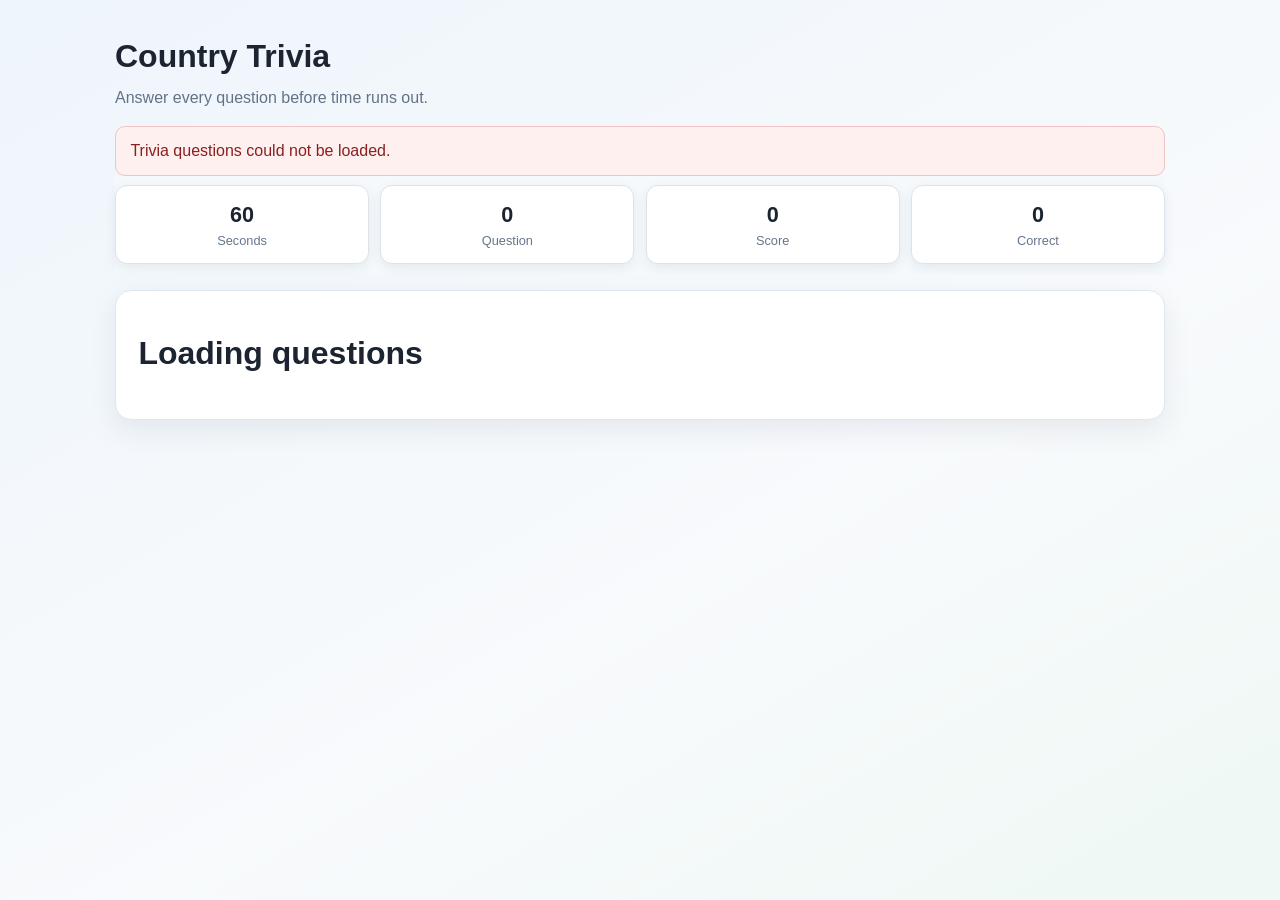
<file: frontend/Pages/trivia.html>
<!DOCTYPE html>
<html lang="en">
<head>
    <meta charset="UTF-8">
    <meta name="viewport" content="width=device-width, initial-scale=1.0">
          
    <title>Country Trivia | Hello World</title>

    <link rel="stylesheet" href="../css/global.css">
    <link rel="stylesheet" href="../css/games.css">

    <script src="https://code.jquery.com/jquery-3.7.1.min.js"></script>
    <script src="../js/config.js" defer></script>
    <script src="../js/utilities.js" defer></script>
    <script src="../js/ajaxCalls.js" defer></script>
    <script src="../js/authentication.js" defer></script>
    <script src="../js/navigation.js" defer></script>
    <script src="../js/trivia.js" defer></script>
</head>

<body class="games-page">
    <nav id="mainNavigation"
         class="navigation-shell"
         aria-label="Main navigation"></nav>

    <main class="game-shell">
        <header class="game-header">
            <div>
                <h1>Country Trivia</h1>
                <p>
                    Answer every question before time runs out.
                </p>
            </div>
        </header>

        <div id="triviaStatus"
             class="status-message"
             aria-live="polite"></div>

        <section class="game-stats-bar">
            <div class="game-stat">
                <strong id="triviaTimer">60</strong>
                <span>Seconds</span>
            </div>

            <div class="game-stat">
                <strong id="triviaQuestionNumber">0</strong>
                <span>Question</span>
            </div>

            <div class="game-stat">
                <strong id="triviaScore">0</strong>
                <span>Score</span>
            </div>

            <div class="game-stat">
                <strong id="triviaCorrectCount">0</strong>
                <span>Correct</span>
            </div>
        </section>

        <section id="triviaCard"
                 class="trivia-card card"
                 aria-live="polite">

            <p id="triviaProgress"
               class="trivia-progress"></p>

            <h2 id="triviaQuestion"
                class="trivia-question">
                Loading questions
            </h2>

            <div id="triviaAnswers"
                 class="trivia-answers"></div>
        </section>

        <div id="triviaResultOverlay" class="game-result-overlay" hidden>
            <section id="triviaResultPanel" class="game-result-panel card" role="dialog" aria-modal="true" aria-labelledby="triviaResultTitle">
                <h2 id="triviaResultTitle">Trivia Complete</h2>
                <p id="triviaResultText"></p>
                <div id="triviaSaveMessage" class="status-message" aria-live="polite"></div>
                <div class="game-result-actions">
                    <button id="triviaReplayButton" type="button">Replay</button>
                </div>
            </section>
        </div>
    </main>
</body>
</html>
</file>
<file: frontend/css/global.css>
* {
    box-sizing: border-box;
}

html,
body {
    min-height: 100%;
    margin: 0;
    padding: 0;
}

body {
    font-family: Arial, Helvetica, sans-serif;
    background: #f6f8fb;
    color: #1b2430;
    line-height: 1.5;
}

img {
    max-width: 100%;
}

a {
    color: #164c96;
}

a:hover {
    text-decoration-thickness: 2px;
}

button,
input,
select,
textarea {
    font: inherit;
}

button,
.button-link {
    border: 1px solid #164c96;
    border-radius: 10px;
    padding: 0.7rem 1rem;
    background: #164c96;
    color: #ffffff;
    cursor: pointer;
    text-decoration: none;
    transition: transform 160ms ease, box-shadow 160ms ease, background 160ms ease;
}

button:hover,
.button-link:hover {
    background: #0f3f80;
    box-shadow: 0 6px 18px rgba(17, 44, 80, 0.16);
}

button:disabled {
    cursor: not-allowed;
    opacity: 0.62;
    box-shadow: none;
}

button:focus-visible,
a:focus-visible,
input:focus-visible,
select:focus-visible,
textarea:focus-visible,
[tabindex]:focus-visible {
    outline: 3px solid #f4b942;
    outline-offset: 3px;
}

input,
select,
textarea {
    width: 100%;
    border: 1px solid #bcc7d6;
    border-radius: 9px;
    padding: 0.72rem 0.8rem;
    background: #ffffff;
    color: #1b2430;
}

textarea {
    min-height: 120px;
    resize: vertical;
}

label {
    display: inline-block;
    margin-bottom: 0.35rem;
    font-weight: 700;
}

/* =========================================================
   GLOBAL NAVIGATION
========================================================= */

.navigation-shell {
    position: relative;
    z-index: 1000;
    min-height: 64px;
    border-bottom: 1px solid rgba(167, 197, 216, 0.22);
    background: rgba(13, 30, 47, 0.98);
    box-shadow: 0 4px 16px rgba(13, 30, 47, 0.18);
    backdrop-filter: blur(12px);
}

.navigation-inner {
    width: 100%;
    max-width: none;
    min-height: 64px;
    margin: 0;
    padding: 0 1.5rem;
    display: flex;
    align-items: center;
    gap: 1rem;
}

.navigation-brand {
    color: #f7fbff;
    font-size: 1.2rem;
    font-weight: 800;
    text-decoration: none;
    white-space: nowrap;
    transition: color 0.18s ease;
}

    .navigation-brand:hover {
        color: #8ed7c8;
        text-decoration: none;
    }

.navigation-links {
    margin-left: auto;
    display: flex;
    align-items: center;
    gap: 0.35rem;
}

.navigation-link {
    display: inline-flex;
    align-items: center;
    justify-content: center;
    width: auto;
    min-height: 42px;
    padding: 0.55rem 0.78rem;
    border: 1px solid transparent;
    border-radius: 9px;
    background: transparent;
    color: #c9dbe6;
    font-weight: 700;
    text-decoration: none;
    box-shadow: none;
    transition: background-color 0.18s ease, border-color 0.18s ease, color 0.18s ease;
}

    .navigation-link:hover {
        border-color: rgba(111, 197, 179, 0.18);
        background: rgba(111, 197, 179, 0.12);
        color: #ffffff;
        text-decoration: none;
        box-shadow: none;
    }

    .navigation-link[aria-current="page"],
    .navigation-link-current {
        border-color: rgba(111, 197, 179, 0.3);
        background: rgba(111, 197, 179, 0.17);
        color: #ffffff;
    }

.navigation-logout-button {
    width: auto;
    min-height: 42px;
    margin: 0;
    padding: 0.55rem 0.78rem;
    border: 1px solid transparent;
    border-radius: 9px;
    background: transparent;
    color: #c9dbe6;
    box-shadow: none;
    cursor: pointer;
}

    .navigation-logout-button:hover {
        border-color: rgba(211, 110, 110, 0.28);
        background: rgba(190, 74, 74, 0.13);
        color: #ffd5d5;
        box-shadow: none;
    }

.navigation-menu-button {
    display: none;
    width: auto;
    min-height: 40px;
    margin-left: auto;
    padding: 0.5rem 0.8rem;
    border: 1px solid rgba(167, 197, 216, 0.3);
    border-radius: 9px;
    background: rgba(255, 255, 255, 0.06);
    color: #ffffff;
    box-shadow: none;
}

    .navigation-menu-button:hover {
        border-color: rgba(111, 197, 179, 0.55);
        background: rgba(111, 197, 179, 0.12);
        color: #ffffff;
        box-shadow: none;
    }

.page-container {
    width: min(1200px, calc(100% - 2rem));
    margin: 0 auto;
    padding: 2rem 0;
}

.card {
    background: #ffffff;
    border: 1px solid #dfe6ef;
    border-radius: 16px;
    box-shadow: 0 10px 28px rgba(23, 42, 68, 0.08);
}

.form-group {
    margin-bottom: 1rem;
}

.form-help {
    margin-top: 0.35rem;
    color: #5d6b7b;
    font-size: 0.9rem;
}

.status-message {
    border-radius: 10px;
    padding: 0;
}

.status-message-loading,
.status-message-error,
.status-message-success {
    padding: 0.75rem 0.9rem;
}

.status-message-loading {
    background: #eef4fb;
    color: #274b70;
}

.status-message-error {
    background: #fff0f0;
    color: #8a1f1f;
    border: 1px solid #efc4c4;
}

.status-message-success {
    background: #eef9f1;
    color: #1f6b36;
    border: 1px solid #bfe1c7;
}

.visually-hidden {
    position: absolute;
    width: 1px;
    height: 1px;
    padding: 0;
    margin: -1px;
    overflow: hidden;
    clip: rect(0, 0, 0, 0);
    white-space: nowrap;
    border: 0;
}

@media (max-width: 760px) {
    .navigation-inner {
        flex-wrap: wrap;
        padding: 0.65rem 1rem;
    }

    .navigation-menu-button {
        display: inline-flex;
    }

    .navigation-links {
        display: none;
        width: 100%;
        margin-left: 0;
        padding-top: 0.35rem;
        flex-direction: column;
        align-items: stretch;
    }

    .navigation-links-open {
        display: flex;
    }

    .navigation-link {
        width: 100%;
        justify-content: center;
    }
}
</file>
<file: frontend/css/home.css>
.home-page-body {
    min-height: 100vh;
    overflow-y: auto;
    overflow-x: hidden;
    background: #04080e;
    color: #f7fbff;
}

.modal-open {
    overflow: hidden;
}

.country-modal-codes {
    display: none !important;
}

.top-games-wrapper {
    display: flex;
    gap: 12px;
    margin-left: 25px;
}

.top-game-btn {
    background: rgba(71, 123, 113, 0.2);
    color: #a7c5d8 !important;
    border: 1px solid rgba(71, 123, 113, 0.5);
    padding: 6px 16px;
    border-radius: 20px;
    text-decoration: none;
    font-size: 0.8rem;
    font-weight: 700;
    transition: all 0.2s ease;
    text-transform: uppercase;
    letter-spacing: 0.05em;
}

    .top-game-btn:hover {
        background: #477b71;
        color: #fff !important;
        border-color: #477b71;
        box-shadow: 0 4px 12px rgba(71, 123, 113, 0.3);
    }

.top-profile-btn {
    margin: 0 15px;
    display: inline-flex;
    align-items: center;
    justify-content: center;
}

    .top-profile-btn img {
        width: 38px;
        height: 38px;
        border-radius: 50%;
        object-fit: cover;
        border: 2px solid rgba(184, 214, 230, 0.4);
        transition: border-color 0.2s ease, transform 0.2s ease;
    }

    .top-profile-btn:hover img {
        border-color: #6fc5b3;
        transform: scale(1.05);
    }

.home-layout {
    display: flex;
    flex-direction: column;
    align-items: stretch;
    padding: 1.5rem 2rem;
    height: calc(100vh - 64px);
    width: 100%;
    max-width: 100%;
    margin: 0;
    box-sizing: border-box;
    overflow: hidden;
}

.globe-space-background {
    position: fixed;
    inset: 0;
    z-index: -1;
    overflow: hidden;
    pointer-events: none;
    background: radial-gradient(ellipse at 50% 72%, rgba(35, 80, 110, 0.72) 0%, rgba(14, 33, 51, 0.86) 38%, rgba(6, 13, 23, 0.98) 76%, #04080e 100%);
    transform: translateZ(0);
}

.space-atmosphere {
    position: absolute;
    inset: 0;
    z-index: 1;
    pointer-events: none;
    background: radial-gradient(circle at 50% 52%, rgba(87, 164, 193, 0.10) 0%, rgba(31, 80, 109, 0.06) 34%, transparent 64%);
}

.stars-layer {
    position: absolute;
    top: 0;
    left: 0;
    z-index: 0;
    background: transparent;
    animation-name: moveParallaxStars;
    animation-timing-function: linear;
    animation-iteration-count: infinite;
    will-change: transform;
}

.stars-layer-small {
    width: 1px;
    height: 1px;
    animation-duration: 58s;
}

.stars-layer-medium {
    width: 2px;
    height: 2px;
    animation-duration: 104s;
}

.stars-layer-large {
    width: 3px;
    height: 3px;
    animation-duration: 158s;
}

.stars-repeat {
    position: absolute;
    top: 2000px;
    left: 0;
    width: inherit;
    height: inherit;
    background: transparent;
}

@keyframes moveParallaxStars {
    from {
        transform: translateY(0);
    }

    to {
        transform: translateY(-2000px);
    }
}

@media (prefers-reduced-motion: reduce) {
    .stars-layer {
        animation: none;
    }
}

.main-content-split {
    display: grid;
    grid-template-columns: minmax(280px, 1.2fr) minmax(350px, 3fr) minmax(280px, 1.2fr);
    gap: 2rem;
    width: 100%;
    height: 100%;
    min-height: 0;
    align-items: stretch;
}

.countries-list-side-panel,
.filters-side-panel {
    background: rgba(16, 33, 51, 0.6);
    border: 1px solid rgba(184, 214, 230, 0.2);
    border-radius: 16px;
    backdrop-filter: blur(12px);
    display: flex;
    flex-direction: column;
    height: 100%;
    max-height: none;
    overflow: hidden;
}

.countries-panel-header {
    padding: 1.2rem 1.5rem;
    display: flex;
    justify-content: space-between;
    align-items: center;
    gap: 0.5rem;
    background: transparent;
    border-bottom: 1px solid rgba(184, 214, 230, 0.2);
    flex-shrink: 0;
}

    .countries-panel-header h2,
    .countries-panel-header p {
        margin: 0;
        color: #f7fbff;
    }

.countries-list-scroll-area {
    flex: 1;
    overflow-y: auto;
    padding: 0 1rem 1rem 1rem;
}

.filters-side-panel {
    overflow-y: auto;
}

    .countries-list-scroll-area::-webkit-scrollbar,
    .filters-side-panel::-webkit-scrollbar {
        width: 6px;
    }

    .countries-list-scroll-area::-webkit-scrollbar-track,
    .filters-side-panel::-webkit-scrollbar-track {
        background: rgba(0, 0, 0, 0.2);
        border-radius: 8px;
        margin: 4px;
    }

    .countries-list-scroll-area::-webkit-scrollbar-thumb,
    .filters-side-panel::-webkit-scrollbar-thumb {
        background: #477b71;
        border-radius: 8px;
    }

        .countries-list-scroll-area::-webkit-scrollbar-thumb:hover,
        .filters-side-panel::-webkit-scrollbar-thumb:hover {
            background: #5aa194;
        }

.globe-section {
    position: relative;
    display: flex;
    flex-direction: column;
    width: 100%;
    height: 100%;
    background: transparent;
}

.globe-heading-row {
    position: absolute;
    top: 1rem;
    left: 1.2rem;
    right: 1.2rem;
    z-index: 10;
    display: flex;
    justify-content: space-between;
    align-items: flex-start;
    pointer-events: none;
}

    .globe-heading-row h1, .globe-heading-row p {
        margin: 0;
    }

    .globe-heading-row h1 {
        color: #f7fbff;
        text-shadow: 0 2px 16px rgba(0, 0, 0, 0.42);
    }

    .globe-heading-row .eyebrow {
        color: #a7c5d8;
    }

    .globe-heading-row > div {
        display: flex;
        align-items: center;
        gap: 0.75rem;
    }

.icon-action-button {
    width: 54px;
    height: 54px;
    padding: 0;
    display: flex;
    align-items: center;
    justify-content: center;
    background: transparent;
    border: none;
    border-radius: 50%;
    color: #a7c5d8;
    font-size: 2.2rem;
    line-height: 1;
    cursor: pointer;
    pointer-events: auto;
    transition: color 0.2s ease, background-color 0.2s ease, transform 0.2s ease;
}

    .icon-action-button:hover {
        color: #6fc5b3;
        background-color: rgba(111, 197, 179, 0.12);
        transform: scale(1.12);
    }

.eyebrow {
    color: #a7c5d8;
    font-size: 0.76rem;
    font-weight: 800;
    letter-spacing: 0.08em;
    text-transform: uppercase;
}

.globe-status {
    position: absolute;
    left: 50%;
    bottom: 1rem;
    z-index: 9;
    transform: translateX(-50%);
    padding: 0.42rem 0.7rem;
    border: 1px solid rgba(184, 214, 230, 0.22);
    border-radius: 999px;
    background: rgba(6, 18, 29, 0.72);
    color: #dbeaf3;
    font-size: 0.78rem;
    backdrop-filter: blur(8px);
}

.globe-container {
    flex: 1;
    position: relative;
    z-index: 2;
    width: 100%;
    height: 100%;
    min-height: 420px;
    transform: translateZ(0);
    will-change: transform;
    backface-visibility: hidden;
}

.panel-toggle-button {
    display: none;
}

.countries-panel-content {
    padding: 1.5rem;
}

.country-filters {
    display: flex;
    flex-direction: column;
    gap: 1.2rem;
}

.filter-field-wide {
    width: 100%;
}

.filter-field label {
    font-size: 0.78rem;
    color: #a7c5d8;
    margin-bottom: 0.4rem;
    display: block;
    font-weight: 600;
}

.filter-field input:not(.range-input),
.filter-field select {
    padding: 0.7rem;
    font-size: 0.84rem;
    background: rgba(8, 22, 34, 0.7);
    border: 1px solid rgba(184, 214, 230, 0.3);
    color: #f7fbff;
    border-radius: 8px;
    width: 100%;
    box-sizing: border-box;
}

/* ������ �-Apply ��-Reset ������� ����� ���� */
.filter-actions-row {
    display: flex;
    gap: 10px;
    margin-top: 1rem;
}

.filter-action-btn {
    padding: 0.8rem;
    font-weight: bold;
    border-radius: 8px;
    border: none;
    cursor: pointer;
    flex: 1;
    transition: background-color 0.2s ease;
}

#applyFiltersButton {
    background: #1f6b4f;
    color: white;
}

    #applyFiltersButton:hover {
        background: #18533d;
    }

#resetFiltersButton {
    background: #ffffff;
    color: #35675f;
}

    #resetFiltersButton:hover {
        background: #e8eef0;
    }

/* ����� ������ (Range Slider) �������� �-2 ������ �� ���� ��� */
.filter-actions-row {
    display: grid;
    grid-template-columns: minmax(0, 1fr) auto;
    gap: 0.75rem;
    margin-top: 0.3rem;
}

.filter-action-btn {
    min-height: 46px;
    padding: 0.7rem 1rem;
    border-radius: 10px;
    font-size: 0.9rem;
    font-weight: 700;
    line-height: 1;
    white-space: nowrap;
    cursor: pointer;
    box-shadow: none;
    transition: background-color 0.2s ease, border-color 0.2s ease, color 0.2s ease, transform 0.2s ease;
}

#applyFiltersButton {
    width: 100%;
    border: 1px solid #5ba996;
    background: #477b71;
    color: #ffffff;
}

    #applyFiltersButton:hover {
        border-color: #6fc5b3;
        background: #568f84;
        box-shadow: none;
        transform: translateY(-1px);
    }

#resetFiltersButton {
    min-width: 92px;
    border: 1px solid rgba(167, 197, 216, 0.45);
    background: rgba(8, 22, 34, 0.35);
    color: #d5e5ee;
}

    #resetFiltersButton:hover {
        border-color: #6fc5b3;
        background: rgba(71, 123, 113, 0.18);
        color: #ffffff;
        box-shadow: none;
        transform: translateY(-1px);
    }

.range-filter {
    padding: 1rem;
    border: 1px solid rgba(184, 214, 230, 0.17);
    border-radius: 12px;
    background: rgba(8, 22, 34, 0.38);
}

.range-filter-title-row {
    display: flex;
    align-items: center;
    justify-content: space-between;
    gap: 0.55rem;
    margin-bottom: 0.75rem;
}

.range-filter-title {
    color: #f7fbff;
    font-size: 0.84rem;
    font-weight: 800;
}

.range-filter-unit {
    padding: 0.2rem 0.48rem;
    border: 1px solid rgba(111, 197, 179, 0.22);
    border-radius: 999px;
    background: rgba(71, 123, 113, 0.15);
    color: #a7c5d8;
    font-size: 0.65rem;
}

.range-value-row {
    display: grid;
    grid-template-columns: minmax(0, 1fr) auto minmax(0, 1fr);
    align-items: center;
    gap: 0.5rem;
    margin-bottom: 0.75rem;
}

.range-value-box {
    min-width: 0;
    padding: 0.55rem 0.65rem;
    border: 1px solid rgba(184, 214, 230, 0.17);
    border-radius: 8px;
    background: rgba(15, 35, 52, 0.75);
}

    .range-value-box span {
        display: block;
        margin-bottom: 0.12rem;
        color: #7596aa;
        font-size: 0.59rem;
        font-weight: 700;
        text-transform: uppercase;
        letter-spacing: 0.05em;
    }

    .range-value-box strong {
        display: block;
        overflow: hidden;
        color: #dceaf2;
        font-size: 0.78rem;
        font-weight: 700;
        text-overflow: ellipsis;
        white-space: nowrap;
    }

.range-value-box-maximum {
    text-align: right;
}

.range-value-separator {
    color: #6b8b9d;
    font-size: 0.9rem;
}

.dual-range {
    position: relative;
    height: 30px;
    margin-top: 0.15rem;
}

.range-track,
.range-selection {
    position: absolute;
    top: 50%;
    height: 5px;
    transform: translateY(-50%);
    border-radius: 999px;
}

.range-track {
    left: 0;
    right: 0;
    background: rgba(184, 214, 230, 0.18);
}

.range-selection {
    background: #6fc5b3;
    box-shadow: 0 0 8px rgba(111, 197, 179, 0.2);
}

.range-input {
    position: absolute;
    top: 0;
    left: 0;
    width: 100%;
    height: 30px;
    margin: 0;
    appearance: none;
    -webkit-appearance: none;
    background: transparent;
    pointer-events: none;
}

.range-input-minimum {
    z-index: 3;
}

.range-input-maximum {
    z-index: 4;
}

.range-input::-webkit-slider-thumb {
    width: 19px;
    height: 19px;
    margin-top: -7px;
    appearance: none;
    -webkit-appearance: none;
    border: 3px solid #6fc5b3;
    border-radius: 50%;
    background: #f7fbff;
    box-shadow: 0 2px 7px rgba(0, 0, 0, 0.35);
    cursor: pointer;
    pointer-events: auto;
    transition: transform 0.15s ease, border-color 0.15s ease;
}

.range-input::-moz-range-thumb {
    width: 15px;
    height: 15px;
    border: 3px solid #6fc5b3;
    border-radius: 50%;
    background: #f7fbff;
    box-shadow: 0 2px 7px rgba(0, 0, 0, 0.35);
    cursor: pointer;
    pointer-events: auto;
    transition: transform 0.15s ease, border-color 0.15s ease;
}

.range-input::-webkit-slider-thumb:hover {
    border-color: #91decf;
    transform: scale(1.08);
}

.range-input::-moz-range-thumb:hover {
    border-color: #91decf;
    transform: scale(1.08);
}

.range-input:focus-visible {
    outline: none;
}

    .range-input:focus-visible::-webkit-slider-thumb {
        box-shadow: 0 0 0 4px rgba(111, 197, 179, 0.22);
    }

    .range-input:focus-visible::-moz-range-thumb {
        box-shadow: 0 0 0 4px rgba(111, 197, 179, 0.22);
    }

.range-input::-webkit-slider-runnable-track {
    height: 5px;
    border: none;
    background: transparent;
}

.range-input::-moz-range-track {
    height: 5px;
    border: none;
    background: transparent;
}

.countries-list {
    display: flex;
    flex-direction: column;
    gap: 0.45rem;
    padding-top: 0.55rem;
    padding-bottom: 1rem;
}

.country-card {
    overflow: hidden;
    padding: 0;
    border: 1px solid rgba(184, 214, 230, 0.12);
    border-radius: 11px;
    background: rgba(8, 22, 34, 0.22);
    transition: border-color 0.2s ease, background-color 0.2s ease;
}

    .country-card:hover {
        border-color: rgba(184, 214, 230, 0.25);
    }

.country-card-open {
    border-color: rgba(111, 197, 179, 0.42);
    background: rgba(8, 22, 34, 0.5);
}

.country-card.highlight-filtered {
    border-color: rgba(244, 185, 66, 0.55);
}

    .country-card.highlight-filtered .country-accordion-toggle {
        background: rgba(244, 185, 66, 0.1);
    }

        .country-card.highlight-filtered .country-accordion-toggle:hover {
            background: rgba(244, 185, 66, 0.16);
        }

.country-accordion-toggle {
    width: 100%;
    min-height: 64px;
    display: grid;
    grid-template-columns: 44px minmax(0, 1fr) 32px;
    align-items: center;
    gap: 0.75rem;
    padding: 0.65rem 0.75rem;
    border: 0;
    border-radius: 0;
    background: transparent;
    color: #f7fbff;
    text-align: left;
    box-shadow: none;
    cursor: pointer;
    transition: background-color 0.2s ease;
}

    .country-accordion-toggle:hover {
        background: rgba(255, 255, 255, 0.045);
        box-shadow: none;
    }

    .country-accordion-toggle:focus-visible {
        outline: 2px solid #6fc5b3;
        outline-offset: -3px;
        box-shadow: none;
    }

.country-card-open .country-accordion-toggle,
.country-card-selected .country-accordion-toggle {
    background: rgba(71, 123, 113, 0.22);
}

    .country-card-open .country-accordion-toggle:hover,
    .country-card-selected .country-accordion-toggle:hover {
        background: rgba(71, 123, 113, 0.3);
    }

.country-card-flag {
    width: 42px;
    height: 28px;
    display: block;
    border: 1px solid rgba(184, 214, 230, 0.32);
    border-radius: 4px;
    object-fit: cover;
}

.country-accordion-name {
    min-width: 0;
    color: #f7fbff;
    font-size: 0.92rem;
    font-weight: 700;
    line-height: 1.28;
    overflow-wrap: anywhere;
}

.country-accordion-arrow {
    width: 30px;
    height: 30px;
    display: flex;
    align-items: center;
    justify-content: center;
    justify-self: end;
    flex-shrink: 0;
    border: 1px solid rgba(167, 197, 216, 0.28);
    border-radius: 50%;
    background: rgba(8, 22, 34, 0.42);
    color: #b8d6e6;
    transition: transform 0.2s ease, border-color 0.2s ease, background-color 0.2s ease, color 0.2s ease;
}

    .country-accordion-arrow::before {
        content: "";
        width: 7px;
        height: 7px;
        margin-top: -4px;
        border-right: 2px solid currentColor;
        border-bottom: 2px solid currentColor;
        transform: rotate(45deg);
    }

.country-accordion-toggle:hover .country-accordion-arrow {
    border-color: rgba(111, 197, 179, 0.6);
    background: rgba(111, 197, 179, 0.12);
    color: #8ed7c8;
}

.country-card-open .country-accordion-arrow {
    border-color: rgba(111, 197, 179, 0.58);
    background: rgba(111, 197, 179, 0.14);
    color: #8ed7c8;
    transform: rotate(180deg);
}

.country-card-details {
    margin: 0 0.65rem 0.65rem;
    padding: 0.85rem;
    border: 1px solid rgba(184, 214, 230, 0.14);
    border-radius: 10px;
    background: rgba(6, 18, 29, 0.68);
}

    .country-card-details[hidden] {
        display: none;
    }

.country-accordion-detail-row {
    display: grid;
    grid-template-columns: 88px minmax(0, 1fr);
    align-items: start;
    gap: 0.65rem;
    padding: 0.34rem 0;
    font-size: 0.76rem;
    line-height: 1.4;
}

.country-accordion-detail-label {
    color: #a7c5d8;
    font-weight: 700;
}

.country-accordion-detail-value {
    min-width: 0;
    color: #e9f6ff;
    overflow-wrap: anywhere;
}

.country-open-details-button {
    width: 100%;
    min-height: 38px;
    margin-top: 0.75rem;
    padding: 0.55rem 0.75rem;
    border: 1px solid #57998c;
    border-radius: 8px;
    background: rgba(71, 123, 113, 0.72);
    color: #ffffff;
    font-size: 0.76rem;
    font-weight: 700;
    cursor: pointer;
    box-shadow: none;
}

    .country-open-details-button:hover {
        border-color: #76cbbb;
        background: rgba(82, 146, 133, 0.9);
        box-shadow: none;
        transform: none;
    }

    .country-open-details-button:focus-visible {
        outline: 2px solid #8ed7c8;
        outline-offset: 2px;
    }

.country-modal-overlay {
    position: fixed;
    inset: 0;
    z-index: 3000;
    padding: 1.2rem;
    display: grid;
    place-items: center;
    background: rgba(13, 27, 42, 0.75);
}

    .country-modal-overlay[hidden] {
        display: none;
    }

.country-modal-overlay {
    position: fixed;
    inset: 0;
    z-index: 3000;
    padding: 1.2rem;
    display: grid;
    place-items: center;
    background: rgba(13, 27, 42, 0.75);
    backdrop-filter: blur(5px);
}

    .country-modal-overlay[hidden] {
        display: none;
    }

.country-modal {
    width: min(960px, 100%);
    max-height: min(90vh, 920px);
    display: flex;
    flex-direction: column;
    border: 1px solid #d8e2ec;
    border-radius: 22px;
    background: linear-gradient(180deg, #ffffff 0%, #fbfdff 100%);
    box-shadow: 0 24px 80px rgba(9, 25, 43, 0.34);
    overflow: hidden;
}

.country-modal-header {
    padding: 1rem 1.25rem;
    display: flex;
    justify-content: space-between;
    gap: 1rem;
    align-items: center;
    border-bottom: 1px solid #dfe6ef;
    background: #ffffff;
}

.country-modal-title-row {
    display: flex;
    align-items: center;
    gap: 0.95rem;
}

    .country-modal-title-row h2,
    .country-modal-title-row p {
        margin: 0;
        color: #1e3436;
    }

    .country-modal-title-row h2 {
        font-size: 1.9rem;
        line-height: 1.15;
    }

.country-modal-codes {
    color: #6f8093;
    font-size: 0.82rem;
    font-weight: 600;
}

.country-modal-flag {
    width: 76px;
    height: 50px;
    border-radius: 8px;
    object-fit: cover;
    border: 1px solid #d8e0ea;
    box-shadow: 0 2px 10px rgba(29, 48, 72, 0.08);
}

.icon-text-button {
    padding: 0.55rem 0.85rem;
    border: 1px solid #d2dce7;
    border-radius: 10px;
    background: #f8fbfd;
    color: #35675f;
    cursor: pointer;
    font-weight: 700;
    box-shadow: none;
    transition: background-color 0.18s ease, border-color 0.18s ease, color 0.18s ease, transform 0.18s ease;
}

    .icon-text-button:hover {
        background: #eef5f3;
        border-color: #b7cdbf;
        color: #244e47;
        transform: translateY(-1px);
        box-shadow: none;
    }

.country-modal-scroll {
    min-height: 0;
    overflow-y: auto;
    padding: 1.2rem 1.25rem 1.35rem;
}

.country-details-grid {
    display: grid;
    grid-template-columns: repeat(3, minmax(0, 1fr));
    gap: 0.8rem;
}

.country-detail-item {
    padding: 0.9rem 1rem;
    border: 1px solid #e0e8f1;
    border-radius: 14px;
    background: linear-gradient(180deg, #f8fbff 0%, #f2f7fb 100%);
}

.country-detail-label {
    display: block;
    margin-bottom: 0.28rem;
    color: #6d7f93;
    font-size: 0.68rem;
    font-weight: 800;
    letter-spacing: 0.03em;
    text-transform: uppercase;
}

.country-detail-value {
    color: #203047;
    font-size: 0.95rem;
    font-weight: 600;
    overflow-wrap: anywhere;
}

.country-modal-section {
    margin-top: 1.25rem;
    padding-top: 1rem;
    border-top: 1px solid #e4e9f0;
    color: #1e3436;
}

    .country-modal-section h3 {
        margin: 0 0 0.8rem;
        color: #1e3436;
        font-size: 1.08rem;
    }

.border-country-list,
.country-action-buttons,
.review-form-actions {
    display: flex;
    flex-wrap: wrap;
    gap: 0.6rem;
}

.border-country-button {
    padding: 0.5rem 0.85rem;
    border: 1px solid #d7e1ec;
    border-radius: 999px;
    background: #f3f7fb;
    color: #164c96;
    cursor: pointer;
    font-weight: 600;
    box-shadow: none;
    transition: background-color 0.18s ease, border-color 0.18s ease, color 0.18s ease;
}

    .border-country-button:hover {
        background: #eaf2fb;
        border-color: #b8cfe7;
        color: #0f4e95;
        box-shadow: none;
    }

.country-action-buttons {
    gap: 0.75rem;
}

    .country-action-buttons button {
        display: inline-flex;
        align-items: center;
        gap: 0.55rem;
        min-height: 44px;
        padding: 0.72rem 1rem;
        border: 1px solid #d1dbe6;
        border-radius: 12px;
        background: #ffffff;
        color: #26445b;
        cursor: pointer;
        font-weight: 700;
        box-shadow: none;
        transition: background-color 0.18s ease, border-color 0.18s ease, color 0.18s ease, transform 0.18s ease, box-shadow 0.18s ease;
    }

        .country-action-buttons button:hover {
            background: #f5f9fc;
            border-color: #b9cadc;
            transform: translateY(-1px);
            box-shadow: 0 7px 18px rgba(29, 48, 72, 0.08);
        }

        .country-action-buttons button:focus-visible {
            outline: 2px solid #164c96;
            outline-offset: 2px;
        }

.travel-list-button-icon {
    width: 18px;
    height: 18px;
    flex: 0 0 18px;
    display: inline-block;
    background-color: currentColor;
    -webkit-mask-size: contain;
    mask-size: contain;
    -webkit-mask-repeat: no-repeat;
    mask-repeat: no-repeat;
    -webkit-mask-position: center;
    mask-position: center;
}

.travel-list-heart-icon {
    -webkit-mask-image: url("data:image/svg+xml,%3Csvg xmlns='http://www.w3.org/2000/svg' viewBox='0 0 24 24' fill='none' stroke='black' stroke-width='2' stroke-linecap='round' stroke-linejoin='round'%3E%3Cpath d='M12 21s-6.8-4.4-9.2-8.1C.8 9.8 1.6 5.8 5 4.4c2.2-.9 4.4-.2 6 1.8 1.6-2 3.8-2.7 6-1.8 3.4 1.4 4.2 5.4 2.2 8.5C18.8 16.6 12 21 12 21Z'/%3E%3C/svg%3E");
    mask-image: url("data:image/svg+xml,%3Csvg xmlns='http://www.w3.org/2000/svg' viewBox='0 0 24 24' fill='none' stroke='black' stroke-width='2' stroke-linecap='round' stroke-linejoin='round'%3E%3Cpath d='M12 21s-6.8-4.4-9.2-8.1C.8 9.8 1.6 5.8 5 4.4c2.2-.9 4.4-.2 6 1.8 1.6-2 3.8-2.7 6-1.8 3.4 1.4 4.2 5.4 2.2 8.5C18.8 16.6 12 21 12 21Z'/%3E%3C/svg%3E");
}

.travel-list-visited-icon {
    -webkit-mask-image: url("data:image/svg+xml,%3Csvg xmlns='http://www.w3.org/2000/svg' viewBox='0 0 24 24' fill='none' stroke='black' stroke-width='2' stroke-linecap='round' stroke-linejoin='round'%3E%3Ccircle cx='12' cy='12' r='9'/%3E%3Cpath d='M8.2 12.2l2.4 2.4 5.2-5.2'/%3E%3C/svg%3E");
    mask-image: url("data:image/svg+xml,%3Csvg xmlns='http://www.w3.org/2000/svg' viewBox='0 0 24 24' fill='none' stroke='black' stroke-width='2' stroke-linecap='round' stroke-linejoin='round'%3E%3Ccircle cx='12' cy='12' r='9'/%3E%3Cpath d='M8.2 12.2l2.4 2.4 5.2-5.2'/%3E%3C/svg%3E");
}

.travel-list-button-text {
    white-space: nowrap;
}

.travel-list-button-active {
    border-color: #195b90 !important;
    background: #195b90 !important;
    color: #ffffff !important;
    box-shadow: 0 10px 22px rgba(25, 91, 144, 0.18) !important;
}

#wantToVisitButton.travel-list-button-active {
    border-color: #c24976 !important;
    background: #c24976 !important;
    box-shadow: 0 10px 22px rgba(194, 73, 118, 0.18) !important;
}

.ai-fact-section {
    padding: 1rem 1.05rem;
    border: 1px solid #f0dfba;
    border-radius: 16px;
    background: linear-gradient(180deg, #fff9ef 0%, #fffdf9 100%);
}

    .ai-fact-section h3 {
        margin-bottom: 0.55rem;
    }

#aiCountryFact {
    color: #4d5867;
    line-height: 1.65;
}

@media (max-width: 760px) {
    .country-modal {
        width: 100%;
        max-height: 92vh;
        border-radius: 18px;
    }

    .country-modal-header {
        padding: 0.95rem 1rem;
        align-items: flex-start;
    }

    .country-modal-title-row {
        gap: 0.75rem;
    }

        .country-modal-title-row h2 {
            font-size: 1.45rem;
        }

    .country-modal-flag {
        width: 64px;
        height: 42px;
    }

    .country-modal-scroll {
        padding: 1rem;
    }

    .country-details-grid {
        grid-template-columns: 1fr 1fr;
    }

    .country-action-buttons button {
        width: 100%;
        justify-content: center;
    }
}

@media (max-width: 520px) {
    .country-details-grid {
        grid-template-columns: 1fr;
    }

    .country-modal-header {
        flex-direction: column;
        align-items: stretch;
    }

    .icon-text-button {
        align-self: flex-end;
    }
}

.section-heading-row {
    display: flex;
    align-items: center;
    justify-content: space-between;
    gap: 1rem;
}

.reviews-list {
    display: grid;
    gap: 0.75rem;
}

.review-card {
    padding: 0.9rem;
    border: 1px solid #dce3ec;
    border-radius: 12px;
}

.review-author-row {
    display: flex;
    align-items: center;
    justify-content: space-between;
    gap: 0.8rem;
}

.review-author-link {
    display: inline-flex;
    align-items: center;
    gap: 0.55rem;
    text-decoration: none;
    font-weight: 800;
}

    .review-author-link img {
        width: 38px;
        height: 38px;
        border-radius: 50%;
        object-fit: cover;
    }

.review-rating {
    font-weight: 800;
    color: #735800;
}

.review-text {
    white-space: pre-wrap;
}

.review-meta {
    color: #68778a;
    font-size: 0.8rem;
}

.review-actions {
    display: flex;
    gap: 0.45rem;
    margin-top: 0.6rem;
}

.review-rating-label {
    display: block;
    margin-bottom: 0.3rem;
    font-weight: 700;
}

.modal-star-rating {
    display: inline-flex;
    gap: 0.12rem;
}

.modal-star-button {
    width: 34px;
    min-width: 34px;
    height: 34px;
    min-height: 34px;
    padding: 0;
    border: 0;
    border-radius: 6px;
    background: transparent;
    color: #9aa7b6;
    box-shadow: none;
    font-size: 1.45rem;
    line-height: 1;
    cursor: pointer;
}

    .modal-star-button:hover, .modal-star-button:focus-visible, .modal-star-button.star-selected {
        background: #fff8dc;
        color: #d79a00;
        box-shadow: none;
    }

.review-form {
    margin-top: 1rem;
    padding: 1rem;
    border-radius: 12px;
    background: #f7f9fc;
}

    .review-form button[type="submit"] {
        background: #1f6b4f;
        color: white;
        border: none;
        padding: 8px 16px;
        border-radius: 8px;
        cursor: pointer;
        font-weight: bold;
    }

@media (max-width: 1024px) {
    .main-content-split {
        grid-template-columns: minmax(240px, 1fr) minmax(300px, 2.5fr) minmax(240px, 1fr);
    }
}

@media (max-width: 950px) {
    .home-layout {
        height: auto;
        overflow: visible;
    }

    .main-content-split {
        grid-template-columns: 1fr;
        display: flex;
        flex-direction: column;
        height: auto;
    }

    .countries-list-side-panel, .filters-side-panel {
        height: 500px;
    }

    .top-games-wrapper {
        margin-left: 10px;
    }

    .top-game-btn {
        font-size: 0.7rem;
        padding: 5px 10px;
    }
}

/* =========================================================
   INDEX SIDE PANELS � BALANCED LIGHT/DARK STYLE
   Keep this block at the very end of home.css
========================================================= */

.countries-list-side-panel,
.filters-side-panel {
    background: rgba(13, 30, 47, 0.9);
    border: 1px solid rgba(165, 194, 211, 0.3);
    border-radius: 18px;
    box-shadow: 0 18px 42px rgba(0, 0, 0, 0.22);
    backdrop-filter: blur(12px);
}

/* =========================================================
   PANEL HEADERS
========================================================= */

.countries-panel-header {
    padding: 1.2rem 1.35rem;
    border-bottom: 1px solid rgba(184, 214, 230, 0.18);
    background: rgba(255, 255, 255, 0.025);
}

    .countries-panel-header h2 {
        color: #f7fbff;
    }

    .countries-panel-header p {
        color: #9ebacc;
        font-size: 0.74rem;
        font-weight: 800;
        letter-spacing: 0.08em;
        text-transform: uppercase;
    }

/* =========================================================
   SCROLLBARS
========================================================= */

.countries-list-scroll-area::-webkit-scrollbar,
.filters-side-panel::-webkit-scrollbar {
    width: 7px;
}

.countries-list-scroll-area::-webkit-scrollbar-track,
.filters-side-panel::-webkit-scrollbar-track {
    background: rgba(255, 255, 255, 0.06);
    border-radius: 999px;
    margin: 5px;
}

.countries-list-scroll-area::-webkit-scrollbar-thumb,
.filters-side-panel::-webkit-scrollbar-thumb {
    background: #568f88;
    border-radius: 999px;
}

    .countries-list-scroll-area::-webkit-scrollbar-thumb:hover,
    .filters-side-panel::-webkit-scrollbar-thumb:hover {
        background: #6eaaa2;
    }

/* =========================================================
   LEFT PANEL � COUNTRY LIST
========================================================= */

.countries-list-scroll-area {
    padding: 0.75rem 0.65rem 1rem;
}

.countries-list {
    display: flex;
    flex-direction: column;
    gap: 0.42rem;
    padding-bottom: 1rem;
}

.country-card {
    overflow: hidden;
    border: 1px solid rgba(169, 198, 214, 0.16);
    border-radius: 11px;
    background: rgba(255, 255, 255, 0.035);
    box-shadow: none;
    transition: background-color 0.18s ease, border-color 0.18s ease, transform 0.18s ease;
}

    .country-card:hover {
        border-color: rgba(111, 197, 179, 0.38);
        background: rgba(111, 197, 179, 0.06);
    }

    .country-card.highlight-filtered {
        border-color: rgba(235, 181, 72, 0.7);
        background: rgba(235, 181, 72, 0.08);
        box-shadow: none;
    }

        .country-card.highlight-filtered .country-accordion-toggle {
            background: transparent;
        }

.country-accordion-toggle {
    width: 100%;
    min-height: 54px;
    display: grid;
    grid-template-columns: 38px minmax(0, 1fr) 30px;
    align-items: center;
    gap: 0.72rem;
    padding: 0.62rem 0.72rem;
    border: 0;
    border-radius: 0;
    background: transparent;
    color: #edf6fb;
    text-align: left;
    box-shadow: none;
    cursor: pointer;
    transition: background-color 0.18s ease, color 0.18s ease;
}

    .country-accordion-toggle:hover {
        background: rgba(255, 255, 255, 0.035);
        box-shadow: none;
    }

    .country-accordion-toggle:focus-visible {
        outline: 2px solid #6fc5b3;
        outline-offset: -3px;
    }

.country-card-open,
.country-card-selected {
    border-color: rgba(111, 197, 179, 0.52);
    background: rgba(55, 111, 105, 0.18);
}

    .country-card-open .country-accordion-toggle,
    .country-card-selected .country-accordion-toggle {
        background: rgba(111, 197, 179, 0.07);
    }

.country-card-flag {
    width: 36px;
    height: 24px;
    display: block;
    border: 1px solid rgba(190, 215, 228, 0.34);
    border-radius: 4px;
    object-fit: cover;
    box-shadow: 0 2px 5px rgba(0, 0, 0, 0.18);
}

.country-accordion-name {
    min-width: 0;
    color: #edf6fb;
    font-size: 0.9rem;
    font-weight: 700;
    line-height: 1.25;
    overflow-wrap: anywhere;
}

.country-accordion-arrow {
    width: 29px;
    height: 29px;
    display: flex;
    align-items: center;
    justify-content: center;
    justify-self: end;
    border: 1px solid rgba(164, 198, 215, 0.3);
    border-radius: 50%;
    background: rgba(5, 17, 28, 0.34);
    color: #a9c8d8;
    transition: transform 0.2s ease, border-color 0.2s ease, background-color 0.2s ease, color 0.2s ease;
}

.country-accordion-toggle:hover .country-accordion-arrow {
    border-color: rgba(111, 197, 179, 0.6);
    background: rgba(111, 197, 179, 0.12);
    color: #91d8ca;
}

.country-card-open .country-accordion-arrow {
    border-color: rgba(111, 197, 179, 0.65);
    background: rgba(111, 197, 179, 0.16);
    color: #9be0d2;
    transform: rotate(180deg);
}

.country-card-details {
    margin: 0 0.55rem 0.55rem;
    padding: 0.8rem 0.85rem;
    border: 1px solid rgba(177, 207, 221, 0.14);
    border-radius: 9px;
    background: rgba(3, 14, 24, 0.36);
}

    .country-card-details[hidden] {
        display: none;
    }

.country-accordion-detail-row {
    display: grid;
    grid-template-columns: 78px minmax(0, 1fr);
    align-items: start;
    gap: 0.55rem;
    padding: 0.28rem 0;
    font-size: 0.74rem;
    line-height: 1.4;
}

.country-accordion-detail-label {
    color: #91afbf;
    font-weight: 700;
}

.country-accordion-detail-value {
    color: #edf6fb;
    overflow-wrap: anywhere;
}

.country-open-details-button {
    width: 100%;
    min-height: 36px;
    margin-top: 0.65rem;
    padding: 0.45rem 0.75rem;
    border: 1px solid rgba(111, 197, 179, 0.5);
    border-radius: 8px;
    background: rgba(111, 197, 179, 0.12);
    color: #b8eee4;
    font-size: 0.74rem;
    font-weight: 700;
    box-shadow: none;
    cursor: pointer;
}

    .country-open-details-button:hover {
        border-color: #79cdbc;
        background: rgba(111, 197, 179, 0.22);
        color: #ffffff;
        box-shadow: none;
    }
/* =========================================================
   RIGHT PANEL � FILTERS
========================================================= */

.countries-panel-content {
    padding: 1.15rem 1.25rem 1.3rem;
}

.country-filters {
    gap: 1rem;
}

.filter-field label {
    margin-bottom: 0.38rem;
    color: #b8cedc;
    font-size: 0.76rem;
    font-weight: 700;
}

.filter-field input:not(.range-input),
.filter-field select {
    width: 100%;
    box-sizing: border-box;
    padding: 0.72rem 0.78rem;
    border: 1px solid #cfdae5;
    border-radius: 9px;
    background: #ffffff;
    color: #17243a;
    font-size: 0.84rem;
}

    .filter-field input:not(.range-input)::placeholder {
        color: #8291a1;
    }

    .filter-field input:not(.range-input):focus,
    .filter-field select:focus {
        outline: none;
        border-color: #70a8ad;
        box-shadow: 0 0 0 3px rgba(101, 164, 169, 0.16);
    }

/* =========================================================
   RANGE FILTERS
========================================================= */

.range-filter {
    padding: 0.9rem;
    border: 1px solid rgba(190, 211, 222, 0.3);
    border-radius: 13px;
    background: rgba(255, 255, 255, 0.07);
}

.range-filter-title {
    color: #f7fbff;
    font-size: 0.84rem;
    font-weight: 800;
}

.range-filter-unit {
    padding: 0.18rem 0.43rem;
    border: 1px solid rgba(142, 190, 193, 0.28);
    border-radius: 999px;
    background: rgba(99, 161, 165, 0.12);
    color: #b7d0d8;
    font-size: 0.66rem;
}

.range-value-box {
    padding: 0.55rem 0.65rem;
    border: 1px solid #cfdae4;
    border-radius: 8px;
    background: #f4f7fa;
}

    .range-value-box span {
        color: #718396;
    }

    .range-value-box strong {
        color: #203047;
    }

.range-value-separator {
    color: #91a9b8;
}

.range-track {
    height: 5px;
    background: rgba(193, 214, 224, 0.42);
}

.range-selection {
    height: 5px;
    background: #68b9ae;
}

.range-input::-webkit-slider-thumb {
    width: 19px;
    height: 19px;
    margin-top: -7px;
    border: 3px solid #68a9a1;
    background: #ffffff;
    box-shadow: 0 2px 7px rgba(0, 0, 0, 0.25);
}

.range-input::-moz-range-thumb {
    width: 15px;
    height: 15px;
    border: 3px solid #68a9a1;
    background: #ffffff;
    box-shadow: 0 2px 7px rgba(0, 0, 0, 0.25);
}

/* =========================================================
   FILTER BUTTONS
========================================================= */

.filter-actions-row {
    display: grid;
    grid-template-columns: minmax(0, 1fr) auto;
    gap: 0.7rem;
    margin-top: 0.3rem;
}

.filter-action-btn {
    min-height: 45px;
    padding: 0.7rem 1rem;
    border-radius: 9px;
    font-size: 0.86rem;
    font-weight: 800;
    white-space: nowrap;
    box-shadow: none;
}

#applyFiltersButton {
    border: 1px solid #5c9b91;
    background: #5c9b91;
    color: #ffffff;
}

    #applyFiltersButton:hover {
        border-color: #4b8179;
        background: #4b8179;
    }

#resetFiltersButton {
    min-width: 84px;
    border: 1px solid rgba(190, 211, 222, 0.42);
    background: rgba(255, 255, 255, 0.07);
    color: #e2edf3;
}

    #resetFiltersButton:hover {
        border-color: #77aaa7;
        background: rgba(104, 185, 174, 0.14);
        color: #ffffff;
    }
</file>
<file: frontend/css/admin.css>
.admin-page {
    min-height: calc(100vh - 64px);
    background: #f4f7fb;
}

.admin-layout {
    width: min(1320px, calc(100% - 2rem));
    margin: 0 auto;
    padding: 2rem 0 3rem;
}

.admin-header {
    display: flex;
    gap: 1rem;
    align-items: flex-start;
    margin-bottom: 1rem;
}

    .admin-header h1,
    .admin-header p {
        margin: 0;
    }

    .admin-header p {
        margin-top: 0.35rem;
        margin-bottom: 1rem;
        color: #617186;
    }

.admin-stats-grid {
    display: grid;
    grid-template-columns: repeat(5, minmax(0, 1fr));
    gap: 0.7rem;
    margin-bottom: 1rem;
}

.admin-stat-card {
    padding: 0.9rem;
    text-align: center;
}

    .admin-stat-card strong,
    .admin-stat-card span {
        display: block;
    }

    .admin-stat-card strong {
        font-size: 1.35rem;
    }

    .admin-stat-card span {
        margin-top: 0.2rem;
        color: #647386;
        font-size: 0.78rem;
    }

.admin-section {
    margin-top: 1rem;
    padding: 1.2rem;
}

    .admin-section h2 {
        margin-top: 0;
    }

.admin-note {
    padding: 0.75rem;
    border-left: 4px solid #164c96;
    background: #eef4fb;
    color: #334b67;
}

.admin-toolbar {
    display: grid;
    grid-template-columns: 2fr 1fr 1fr;
    gap: 0.7rem;
    margin-bottom: 1rem;
}

.admin-table-wrapper {
    overflow-x: auto;
}

.admin-table {
    width: 100%;
    min-width: 780px;
    border-collapse: collapse;
}

    .admin-table th,
    .admin-table td {
        padding: 0.7rem;
        border-bottom: 1px solid #dce3ec;
        text-align: left;
        vertical-align: middle;
    }

    .admin-table th {
        background: #f1f5f9;
        color: #3c4d61;
        font-size: 0.8rem;
    }

.table-sort-button {
    padding: 0;
    border: 0;
    border-radius: 0;
    background: transparent;
    color: inherit;
    font-weight: 800;
    text-align: left;
    box-shadow: none;
}

    .table-sort-button:hover {
        background: transparent;
        color: #164c96;
        box-shadow: none;
    }

.status-badge {
    display: inline-block;
    padding: 0.3rem 0.5rem;
    border-radius: 999px;
    background: #edf3fa;
    font-size: 0.78rem;
    font-weight: 800;
}

.status-badge-locked {
    border: 2px solid #a53d3d;
    background: #fff1f1;
    color: #7d2929;
}

.admin-actions {
    display: flex;
    flex-wrap: wrap;
    gap: 0.4rem;
}

    .admin-actions button,
    .admin-actions a {
        padding: 0.45rem 0.6rem;
        font-size: 0.82rem;
    }

.admin-pagination {
    display: flex;
    align-items: center;
    justify-content: center;
    gap: 0.8rem;
    margin-top: 1rem;
}

    .admin-pagination button {
        padding: 0.45rem 0.8rem;
    }

.admin-country-form {
    margin-top: 0.7rem;
    padding: 0.9rem;
    border: 1px solid #dce3ec;
    border-radius: 14px;
    background: #f9fbfd;
}

    .admin-country-form h3 {
        margin: 0 0 0.8rem;
    }

.admin-country-form-grid {
    display: grid;
    grid-template-columns: repeat(4, minmax(0, 1fr));
    gap: 0.65rem;
}

.admin-country-form .form-group {
    margin-bottom: 0;
}

.admin-country-form label {
    margin-bottom: 0.25rem;
    font-size: 0.86rem;
}

.admin-country-form input {
    padding: 0.55rem 0.7rem;
}

.admin-country-form-wide {
    grid-column: span 2;
}

.admin-country-form .admin-actions {
    margin-top: 0.8rem;
}

.admin-country-list-section {
    margin-top: 1.5rem;
}

.admin-country-list-header {
    display: flex;
    align-items: end;
    justify-content: space-between;
    gap: 1rem;
}

.admin-country-table-wrapper {
    max-height: 430px;
    overflow: auto;
    margin-top: 0.7rem;
    border: 1px solid #dce3ec;
    border-radius: 12px;
    background: #ffffff;
    scrollbar-gutter: stable;
}

.admin-country-table {
    width: 100%;
    min-width: 1050px;
    table-layout: fixed;
}

    .admin-country-table th:nth-child(1) {
        width: 25%;
    }

    .admin-country-table th:nth-child(2) {
        width: 7%;
    }

    .admin-country-table th:nth-child(3) {
        width: 15%;
    }

    .admin-country-table th:nth-child(4) {
        width: 17%;
    }

    .admin-country-table th:nth-child(5) {
        width: 12%;
    }

    .admin-country-table th:nth-child(6) {
        width: 12%;
    }

    .admin-country-table th:nth-child(7) {
        width: 12%;
    }

.admin-country-identity {
    display: flex;
    align-items: center;
    min-width: 0;
    gap: 0.5rem;
}

.admin-country-flag {
    width: 38px;
    height: 25px;
    flex-shrink: 0;
    border: 1px solid #d5dde7;
    border-radius: 4px;
    background: #f1f5f9;
    object-fit: cover;
}

.admin-country-name {
    min-width: 0;
    overflow: hidden;
    font-weight: 700;
    line-height: 1.3;
    text-overflow: ellipsis;
    white-space: nowrap;
}

.admin-country-table td:nth-child(2),
.admin-country-table td:nth-child(5),
.admin-country-table td:nth-child(6) {
    white-space: nowrap;
}

.admin-country-region {
    font-weight: 600;
}

.admin-country-subregion {
    margin-top: 0.15rem;
    color: #68788d;
    font-size: 0.78rem;
}

.admin-country-actions-cell .admin-actions {
    flex-wrap: nowrap;
}

.admin-empty-table-cell {
    padding: 2rem;
    color: #68788d;
    text-align: center;
}

.admin-country-table-wrapper {
    max-height: 430px;
    overflow: auto;
    margin-top: 0.7rem;
    border: 1px solid #dce3ec;
    border-radius: 12px;
    background: #ffffff;
    scrollbar-gutter: stable;
}

    .admin-country-table-wrapper .admin-table {
        min-width: 720px;
    }

        .admin-country-table-wrapper .admin-table th {
            position: sticky;
            top: 0;
            z-index: 2;
            background: #f1f5f9;
        }

        .admin-country-table-wrapper .admin-table tr:last-child td {
            border-bottom: 0;
        }

    .admin-country-list-header .form-group {
        width: min(360px, 100%);
    }

@media (max-width: 1100px) {
    .admin-stats-grid {
        grid-template-columns: repeat(3, minmax(0, 1fr));
    }
}

@media (max-width: 950px) {
    .admin-country-form-grid {
        grid-template-columns: 1fr 1fr;
    }

    .admin-country-form-wide {
        grid-column: 1 / -1;
    }
}

@media (max-width: 720px) {
    .admin-stats-grid,
    .admin-toolbar,
    .admin-country-form-grid {
        grid-template-columns: 1fr 1fr;
    }

    .admin-country-form-wide {
        grid-column: 1 / -1;
    }

    .admin-country-list-header {
        align-items: stretch;
        flex-direction: column;
    }
}

@media (max-width: 520px) {
    .admin-stats-grid,
    .admin-toolbar,
    .admin-country-form-grid {
        grid-template-columns: 1fr;
    }

    .admin-country-form-wide {
        grid-column: auto;
    }

    .admin-pagination {
        flex-wrap: wrap;
    }
}
</file>
<file: frontend/css/profile.css>
.profile-page {
    min-height: calc(100vh - 64px);
    background: #f4f7fb;
}

/* =========================================================
   GENERAL PROFILE LAYOUT
========================================================= */

.profile-layout {
    width: min(1180px, calc(100% - 1.5rem));
    margin: 0 auto;
    padding: 1rem 0 2rem;
}

    .profile-layout:not(.edit-profile-layout) {
        padding-top: 0.8rem;
    }

.edit-profile-layout {
    width: min(1080px, calc(100% - 1.5rem));
}

/* =========================================================
   PROFILE TOP ACTIONS
========================================================= */

.profile-page-actions {
    display: flex;
    justify-content: flex-end;
    align-items: center;
    min-height: 32px;
    margin-bottom: 0.45rem;
}

.profile-layout:not(.edit-profile-layout) #profilePageStatus:empty {
    display: none;
}

/* =========================================================
   GENERAL COMPACT BUTTONS
========================================================= */

.compact-primary-button,
.compact-action-button,
.secondary-link-button {
    display: inline-flex;
    align-items: center;
    justify-content: center;
    width: auto;
    min-height: 34px;
    padding: 0.42rem 0.72rem;
    border-radius: 8px;
    font-size: 0.88rem;
    line-height: 1.2;
}

.secondary-link-button {
    border-color: #b8c5d6;
    background: #ffffff;
    color: #29445f;
}

    .secondary-link-button:hover {
        background: #edf3fa;
        color: #164c96;
    }

/* =========================================================
   PROFILE HERO
========================================================= */

.profile-hero {
    position: relative;
    display: grid;
    grid-template-columns: auto 1fr;
    gap: 1rem;
    align-items: center;
    padding: 1.15rem 9rem 1.15rem 1.1rem;
}

.profile-hero-actions {
    position: absolute;
    top: 1rem;
    right: 1rem;
}

.profile-edit-button {
    display: inline-flex;
    align-items: center;
    justify-content: center;
    min-height: 34px;
    padding: 0.4rem 0.75rem;
    border: 1px solid #b8c8da;
    border-radius: 8px;
    background: #f7faff;
    color: #24558f;
    font-size: 0.8rem;
    font-weight: 700;
    text-decoration: none;
    box-shadow: none;
    transition: background-color 0.18s ease, border-color 0.18s ease, color 0.18s ease, transform 0.18s ease;
}

    .profile-edit-button:hover {
        background: #eaf2fb;
        border-color: #91aac6;
        color: #164c96;
        transform: translateY(-1px);
    }

.profile-hero-image {
    width: 94px;
    height: 94px;
    border-radius: 50%;
    object-fit: cover;
    background: #e7edf5;
    border: 3px solid #ffffff;
    box-shadow: 0 3px 14px rgba(25, 48, 74, 0.12);
}

.profile-hero h1,
.profile-hero p {
    margin: 0;
}

.profile-hero h1 {
    font-size: 1.7rem;
}

.profile-hero-subtitle {
    margin-top: 0.2rem;
    color: #627287;
    font-size: 0.92rem;
}

/* =========================================================
   PROFILE STATS
========================================================= */

.profile-stats {
    margin-top: 0.65rem;
    display: flex;
    flex-wrap: wrap;
    gap: 0.45rem;
}

.profile-stat {
    min-width: 118px;
    padding: 0.5rem 0.65rem;
    border-radius: 9px;
    background: #f0f5fa;
}

    .profile-stat strong,
    .profile-stat span {
        display: block;
    }

    .profile-stat strong {
        font-size: 1.05rem;
    }

    .profile-stat span {
        color: #66768a;
        font-size: 0.76rem;
    }

/* =========================================================
   PROFILE GRID
========================================================= */

.profile-grid {
    margin-top: 0.65rem;
    display: grid;
    grid-template-columns: repeat(2, minmax(0, 1fr));
    gap: 0.65rem;
}

.profile-section {
    padding: 0.85rem 0.95rem;
}

.profile-section-wide {
    grid-column: 1 / -1;
}

.profile-section h2,
.edit-subsection h2 {
    margin: 0 0 0.55rem;
    font-size: 1.03rem;
}

.section-note {
    margin: -0.2rem 0 0.6rem;
    color: #64758a;
    font-size: 0.84rem;
}

/* =========================================================
   PROFILE CHIPS
========================================================= */

.chip-list {
    display: flex;
    flex-wrap: wrap;
    gap: 0.35rem;
}

.profile-chip {
    padding: 0.3rem 0.52rem;
    border-radius: 999px;
    background: #edf3fa;
    color: #28435f;
    font-size: 0.82rem;
}

/* =========================================================
   VISITED COUNTRIES + WANT TO VISIT
========================================================= */

.profile-travel-row {
    grid-column: 1 / -1;
    display: grid;
    grid-template-columns: repeat(2, minmax(0, 1fr));
    gap: 15px;
    align-items: stretch;
}

    .profile-travel-row > .profile-section {
        width: 100%;
        min-width: 0;
    }

/* =========================================================
   COUNTRY COLLECTIONS
========================================================= */

.country-collection-list,
.country-collection-grid {
    display: grid;
    gap: 0.45rem;
}

.profile-travel-row .country-collection-list {
    grid-template-columns: 1fr;
    width: 100%;
}

/* =========================================================
   COUNTRY CARD
========================================================= */

.profile-country-card {
    display: grid;
    grid-template-columns: 54px minmax(120px, 1fr) auto;
    gap: 0.65rem;
    align-items: center;
    border: 1px solid #dce3ec;
    border-radius: 10px;
    padding: 0.55rem 0.65rem;
    background: #ffffff;
}

.profile-travel-row .profile-country-card {
    grid-template-columns: 54px minmax(0, 1fr) auto;
    gap: 0.75rem;
    width: 100%;
    padding: 0.7rem 0.75rem;
}

.profile-country-card img {
    width: 50px;
    height: 34px;
    border-radius: 5px;
    object-fit: cover;
    border: 1px solid #d7dfe9;
}

.profile-country-card h3 {
    margin: 0;
    font-size: 0.95rem;
}

.profile-travel-row .profile-country-card h3 {
    min-width: 0;
    line-height: 1.3;
}

/* =========================================================
   COUNTRY CARD ACTIONS
========================================================= */

.profile-card-actions {
    display: flex;
    flex-wrap: wrap;
    justify-content: flex-end;
    align-items: center;
    gap: 0.35rem;
    margin: 0;
}

.profile-travel-row .profile-card-actions {
    flex-wrap: nowrap;
    gap: 0.4rem;
}

/* =========================================================
   GENERAL SECONDARY BUTTONS
========================================================= */

.profile-page .secondary-button,
.profile-country-card > .button-link {
    width: auto;
    min-height: 32px;
    padding: 0.36rem 0.58rem;
    border-color: #b8c5d6;
    border-radius: 7px;
    background: #ffffff;
    color: #29445f;
    box-shadow: none;
    font-size: 0.8rem;
}

    .profile-page .secondary-button:hover,
    .profile-country-card > .button-link:hover {
        background: #edf3fa;
        color: #164c96;
        box-shadow: none;
    }

/* =========================================================
   PROFILE ICON BUTTONS
========================================================= */

.profile-icon-button,
.profile-travel-row .profile-card-actions .button-link,
.profile-travel-row .profile-card-actions .secondary-button,
.profile-travel-row [data-country-review-toggle],
.profile-review-actions .button-link,
.profile-review-actions button,
.profile-review-card > .profile-card-actions .button-link,
.profile-review-card > .profile-card-actions button,
.selected-language-row [data-remove-language] {
    display: inline-flex;
    align-items: center;
    justify-content: center;
    flex: 0 0 36px;
    width: 36px;
    height: 36px;
    min-width: 36px;
    min-height: 36px;
    padding: 0;
    border-radius: 9px;
    font-size: 0;
    line-height: 1;
    text-decoration: none;
    box-shadow: none;
    cursor: pointer;
    appearance: none;
    transition: background-color 0.18s ease, border-color 0.18s ease, color 0.18s ease, transform 0.18s ease;
}

    .profile-icon-button::before,
    .profile-travel-row .profile-card-actions .button-link::before,
    .profile-travel-row .profile-card-actions .secondary-button::before,
    .profile-travel-row [data-country-review-toggle]::before,
    .profile-review-actions .button-link::before,
    .profile-review-actions button::before,
    .profile-review-card > .profile-card-actions .button-link::before,
    .profile-review-card > .profile-card-actions button::before,
    .selected-language-row [data-remove-language]::before {
        content: "";
        display: block;
        width: 18px;
        height: 18px;
        flex: 0 0 18px;
        background-color: transparent;
        background-position: center;
        background-repeat: no-repeat;
        background-size: contain;
        -webkit-mask-image: none;
        mask-image: none;
    }

    .profile-icon-button:hover,
    .profile-travel-row .profile-card-actions .button-link:hover,
    .profile-travel-row .profile-card-actions .secondary-button:hover,
    .profile-travel-row [data-country-review-toggle]:hover,
    .profile-review-actions .button-link:hover,
    .profile-review-actions button:hover,
    .profile-review-card > .profile-card-actions .button-link:hover,
    .profile-review-card > .profile-card-actions button:hover,
    .selected-language-row [data-remove-language]:hover {
        box-shadow: none;
        text-decoration: none;
        transform: translateY(-1px);
    }

    .profile-icon-button:focus-visible,
    .profile-travel-row .profile-card-actions a:focus-visible,
    .profile-travel-row .profile-card-actions button:focus-visible,
    .profile-review-actions a:focus-visible,
    .profile-review-actions button:focus-visible,
    .selected-language-row [data-remove-language]:focus-visible {
        outline: 2px solid #164c96;
        outline-offset: 2px;
    }

/* Open country */

.profile-open-country-button,
.profile-travel-row .profile-card-actions .button-link,
.profile-review-actions .button-link,
.profile-review-card > .profile-card-actions .button-link {
    border: 1px solid #1958a0;
    background: #1958a0;
    color: #ffffff;
}

    .profile-open-country-button:hover,
    .profile-travel-row .profile-card-actions .button-link:hover,
    .profile-review-actions .button-link:hover,
    .profile-review-card > .profile-card-actions .button-link:hover {
        border-color: #124681;
        background: #124681;
        color: #ffffff;
    }

    .profile-open-country-button::before,
    .profile-travel-row .profile-card-actions .button-link::before,
    .profile-review-actions .button-link::before,
    .profile-review-card > .profile-card-actions .button-link::before {
        background-image: url("data:image/svg+xml,%3Csvg xmlns='http://www.w3.org/2000/svg' viewBox='0 0 24 24' fill='none' stroke='%23ffffff' stroke-width='2' stroke-linecap='round' stroke-linejoin='round'%3E%3Ccircle cx='12' cy='12' r='9'/%3E%3Cpath d='M3 12h18'/%3E%3Cpath d='M12 3c2.3 2.5 3.5 5.5 3.5 9S14.3 18.5 12 21'/%3E%3Cpath d='M12 3C9.7 5.5 8.5 8.5 8.5 12S9.7 18.5 12 21'/%3E%3C/svg%3E");
    }

/* Edit review */

.profile-review-edit-button,
.profile-review-edit-icon,
.profile-review-actions .profile-edit-button,
.profile-travel-row [data-country-review-toggle],
.profile-review-actions button:not(.secondary-button):not(.profile-delete-button),
.profile-review-card > .profile-card-actions button:not(.secondary-button) {
    border: 1px solid #b8c7d8;
    background: #ffffff;
    color: #24558f;
}

    .profile-review-edit-button:hover,
    .profile-review-edit-icon:hover,
    .profile-review-actions .profile-edit-button:hover,
    .profile-travel-row [data-country-review-toggle]:hover,
    .profile-review-actions button:not(.secondary-button):not(.profile-delete-button):hover,
    .profile-review-card > .profile-card-actions button:not(.secondary-button):hover {
        border-color: #8ba8c7;
        background: #edf4fc;
        color: #164c96;
    }

    .profile-review-edit-button::before,
    .profile-review-edit-icon::before,
    .profile-review-actions .profile-edit-button::before,
    .profile-travel-row [data-country-review-toggle]::before,
    .profile-review-actions button:not(.secondary-button):not(.profile-delete-button)::before,
    .profile-review-card > .profile-card-actions button:not(.secondary-button)::before {
        background-image: url("data:image/svg+xml,%3Csvg xmlns='http://www.w3.org/2000/svg' viewBox='0 0 24 24' fill='none' stroke='%2324558f' stroke-width='2' stroke-linecap='round' stroke-linejoin='round'%3E%3Cpath d='M12 20h9'/%3E%3Cpath d='M16.5 3.5a2.12 2.12 0 0 1 3 3L8 18l-4 1 1-4Z'/%3E%3C/svg%3E");
    }

/* Delete / remove */

.profile-delete-button,
.profile-travel-row .profile-card-actions .secondary-button,
.profile-review-actions .secondary-button,
.profile-review-card > .profile-card-actions .secondary-button,
.selected-language-row [data-remove-language] {
    border: 1px solid #d3a0a0;
    background: #ffffff;
    color: #a93434;
}

    .profile-delete-button:hover,
    .profile-travel-row .profile-card-actions .secondary-button:hover,
    .profile-review-actions .secondary-button:hover,
    .profile-review-card > .profile-card-actions .secondary-button:hover,
    .selected-language-row [data-remove-language]:hover {
        border-color: #c86868;
        background: #fff1f1;
        color: #962828;
    }

    .profile-delete-button::before,
    .profile-travel-row .profile-card-actions .secondary-button::before,
    .profile-review-actions .secondary-button::before,
    .profile-review-card > .profile-card-actions .secondary-button::before,
    .selected-language-row [data-remove-language]::before {
        background-image: url("data:image/svg+xml,%3Csvg xmlns='http://www.w3.org/2000/svg' viewBox='0 0 24 24' fill='none' stroke='%23a93434' stroke-width='2' stroke-linecap='round' stroke-linejoin='round'%3E%3Cpath d='M3 6h18'/%3E%3Cpath d='M8 6V4h8v2'/%3E%3Cpath d='M19 6l-1 14H6L5 6'/%3E%3Cpath d='M10 10v6'/%3E%3Cpath d='M14 10v6'/%3E%3C/svg%3E");
    }

.profile-travel-row .profile-card-actions {
    display: flex;
    align-items: center;
    justify-content: flex-end;
    flex-wrap: nowrap;
    gap: 0.4rem;
}

.profile-travel-row .profile-country-card {
    grid-template-columns: 54px minmax(0, 1fr) auto;
}

/* =========================================================
   COUNTRY REVIEW EDITOR
========================================================= */

.profile-country-review-editor {
    grid-column: 1 / -1;
    padding-top: 0.55rem;
    border-top: 1px solid #e1e7ef;
}

    .profile-country-review-editor[hidden] {
        display: none;
    }

.review-editor-row {
    display: grid;
    grid-template-columns: auto minmax(220px, 1fr) auto;
    gap: 0.6rem;
    align-items: end;
}

/* =========================================================
   STAR RATINGS
========================================================= */

.star-rating-input,
.star-rating-display {
    display: inline-flex;
    align-items: center;
    gap: 0.08rem;
}

.star-rating-button {
    width: 30px;
    min-width: 30px;
    height: 30px;
    min-height: 30px;
    padding: 0;
    border: 0;
    border-radius: 5px;
    background: transparent;
    color: #9aa7b6;
    box-shadow: none;
    font-size: 1.35rem;
    line-height: 1;
}

    .star-rating-button:hover,
    .star-rating-button:focus-visible,
    .star-rating-button.star-selected {
        background: #fff8dc;
        color: #d79a00;
        box-shadow: none;
    }

.star-rating-display span {
    color: #c4ccd6;
    font-size: 1.05rem;
}

.star-rating-display .star-filled {
    color: #d79a00;
}

.review-text-input {
    min-height: 62px;
    max-height: 120px;
    padding: 0.48rem 0.58rem;
    font-size: 0.87rem;
}

/* =========================================================
   AI RECOMMENDATIONS
========================================================= */

.recommendations-grid {
    display: grid;
    grid-template-columns: repeat(3, minmax(0, 1fr));
    gap: 0.55rem;
}

.recommendation-card {
    border: 1px solid #dce3ec;
    border-radius: 10px;
    padding: 0.7rem;
    background: #ffffff;
}

    .recommendation-card img {
        width: 54px;
        height: 36px;
        border-radius: 5px;
        object-fit: cover;
        border: 1px solid #d7dfe9;
    }

    .recommendation-card h3 {
        margin: 0.4rem 0 0.2rem;
        font-size: 0.95rem;
    }

    .recommendation-card p {
        margin: 0.25rem 0 0.55rem;
        font-size: 0.86rem;
    }

#profileRecommendations .button-link {
    display: inline-flex;
    align-items: center;
    justify-content: center;
    width: fit-content;
    min-width: 0;
    min-height: 30px;
    padding: 0.35rem 0.62rem;
    border-radius: 7px;
    font-size: 0.76rem;
    line-height: 1.2;
}

/* =========================================================
   PROFILE REVIEWS
========================================================= */

.profile-reviews-list {
    display: grid;
    gap: 0.75rem;
}

.profile-review-card {
    position: relative;
    overflow: hidden;
    padding: 0.9rem 1rem 0.85rem 1.15rem;
    border: 1px solid #dce3ec;
    border-radius: 11px;
    background: #ffffff;
    transition: border-color 0.18s ease, box-shadow 0.18s ease;
}

    .profile-review-card::before {
        content: "";
        position: absolute;
        top: 0;
        bottom: 0;
        left: 0;
        width: 4px;
        background: #164c96;
    }

    .profile-review-card:hover {
        border-color: #becddd;
        box-shadow: 0 7px 18px rgba(29, 48, 72, 0.08);
    }

/* New review structure */

.profile-review-header {
    display: flex;
    align-items: flex-start;
    justify-content: space-between;
    gap: 1rem;
}

.profile-review-heading {
    min-width: 0;
}

    .profile-review-heading h3 {
        margin: 0 0 0.2rem;
        color: #17243a;
        font-size: 1rem;
    }

    .profile-review-heading .star-rating-display {
        margin: 0;
    }

.profile-review-actions {
    display: flex;
    align-items: center;
    justify-content: flex-end;
    flex: 0 0 auto;
    flex-wrap: nowrap;
    gap: 0.4rem;
}

/* Fallback for the older review structure */

.profile-review-card > h3 {
    margin: 0;
    color: #17243a;
    font-size: 1rem;
}

.profile-review-card > .star-rating-display {
    margin: 0.15rem 0 0;
}

.profile-review-card > .profile-card-actions {
    position: absolute;
    top: 0.75rem;
    right: 0.75rem;
    display: flex;
    align-items: center;
    justify-content: flex-end;
    flex-wrap: nowrap;
    gap: 0.4rem;
}

.profile-review-text,
.profile-review-card > p:not(.review-meta) {
    margin: 0.7rem 0 0;
    padding: 0.7rem 0.8rem;
    border-radius: 8px;
    background: #f3f7fb;
    color: #26364b;
    font-size: 0.88rem;
    line-height: 1.5;
    overflow-wrap: anywhere;
    white-space: pre-wrap;
}

.profile-review-card .review-meta {
    margin: 0.45rem 0 0;
    color: #748398;
    font-size: 0.76rem;
}

@media (max-width: 680px) {
    .profile-travel-row .profile-country-card {
        grid-template-columns: 46px minmax(0, 1fr) auto;
    }

    .profile-travel-row .profile-card-actions {
        grid-column: auto;
        justify-content: flex-end;
        flex-wrap: nowrap;
    }

    .profile-review-header {
        flex-direction: column;
    }

    .profile-review-actions {
        align-self: flex-end;
    }

    .profile-review-card > .profile-card-actions {
        position: static;
        justify-content: flex-end;
        margin-top: 0.5rem;
    }
}
/* =========================================================
   EDIT PROFILE FORM
========================================================= */

.edit-profile-form {
    padding: 1.35rem 1.45rem 1.55rem;
}

.edit-profile-heading {
    margin-bottom: 1rem;
}

    .edit-profile-heading h1,
    .edit-profile-heading p {
        margin: 0;
    }

    .edit-profile-heading h1 {
        font-size: 1.55rem;
    }

    .edit-profile-heading p {
        margin-top: 0.2rem;
        color: #66768a;
        font-size: 0.88rem;
    }

.edit-form-grid {
    display: grid;
    grid-template-columns: repeat(3, minmax(0, 1fr));
    gap: 1.15rem 1rem;
}

    .edit-form-grid .form-group {
        min-width: 0;
        margin-bottom: 0;
    }

.edit-form-wide {
    grid-column: 1 / -1;
}

.edit-subsection {
    padding-top: 1.25rem;
    border-top: 1px solid #e3e8ef;
}

    .edit-subsection h2 {
        margin-bottom: 0.55rem;
    }

.compact-form-group {
    margin: 0;
}

/* Personal information fields */

#editFullName,
#editBirthDate,
#editGender {
    width: 100%;
    height: 48px;
    min-height: 48px;
    box-sizing: border-box;
    border: 1px solid #c8d4e2;
    border-radius: 10px;
    background: #fbfcfe;
    transition: border-color 0.18s ease, box-shadow 0.18s ease, background-color 0.18s ease;
}

    #editFullName:focus,
    #editBirthDate:focus,
    #editGender:focus,
    #editImageUrl:focus {
        border-color: #4578b8;
        background: #ffffff;
        box-shadow: 0 0 0 3px rgba(22, 76, 150, 0.08);
        outline: none;
    }

/* =========================================================
   EDIT PROFILE IMAGE
========================================================= */

.profile-image-editor {
    display: grid;
    grid-template-columns: 100px minmax(0, 1fr);
    gap: 1rem;
    align-items: center;
    padding: 1rem;
    border: 1px solid #dce4ee;
    border-radius: 12px;
    background: #f8fafc;
}

.edit-image-preview {
    width: 88px;
    height: 88px;
    border-radius: 50%;
    object-fit: cover;
    border: 3px solid #ffffff;
    background: #edf2f7;
    box-shadow: 0 3px 12px rgba(28, 52, 78, 0.12);
}

.profile-image-controls {
    display: grid;
    gap: 0.55rem;
}

    .profile-image-controls label {
        font-weight: 700;
    }

#editImageUrl {
    width: 100%;
    min-height: 42px;
    border: 1px solid #c8d4e2;
    border-radius: 9px;
    background: #ffffff;
}

/* =========================================================
   HOBBIES + TRAVEL PREFERENCES + CONTINENTS
========================================================= */

.compact-option-grid {
    display: flex;
    flex-wrap: wrap;
    gap: 0.45rem;
    margin-top: 0.2rem;
}

.preference-option,
.hobby-option {
    position: relative;
    display: inline-flex;
    width: auto;
    margin: 0;
    cursor: pointer;
}

    .preference-option input,
    .hobby-option input {
        position: absolute;
        width: 1px;
        height: 1px;
        opacity: 0;
        pointer-events: none;
    }

    .preference-option span,
    .hobby-option span {
        display: inline-flex;
        align-items: center;
        justify-content: center;
        width: auto;
        min-width: 88px;
        min-height: 35px;
        padding: 0.35rem 0.75rem;
        border: 1px solid #cbd6e3;
        border-radius: 999px;
        background: #ffffff;
        color: #40566f;
        box-shadow: 0 1px 2px rgba(30, 55, 80, 0.04);
        font-size: 0.77rem;
        font-weight: 600;
        text-align: center;
        cursor: pointer;
        transition: background-color 0.18s ease, border-color 0.18s ease, color 0.18s ease, transform 0.18s ease, box-shadow 0.18s ease;
    }

    .preference-option:hover span,
    .hobby-option:hover span {
        border-color: #9fb5ce;
        background: #f4f8fd;
        color: #164c96;
        box-shadow: 0 2px 6px rgba(30, 76, 125, 0.08);
        transform: translateY(-1px);
    }

    .preference-option input:checked + span,
    .hobby-option input:checked + span {
        border-color: #164c96;
        background: #164c96;
        color: #ffffff;
        box-shadow: 0 2px 7px rgba(22, 76, 150, 0.18);
    }

    .preference-option input:focus-visible + span,
    .hobby-option input:focus-visible + span {
        outline: 3px solid rgba(22, 76, 150, 0.25);
        outline-offset: 2px;
    }

.other-hobby-editor {
    margin-top: 0.7rem;
    max-width: 520px;
}

.inline-add-row {
    display: grid;
    grid-template-columns: minmax(0, 1fr) auto;
    gap: 0.45rem;
}

.custom-hobbies-list {
    display: flex;
    flex-wrap: wrap;
    gap: 0.4rem;
    margin-top: 0.55rem;
}

.custom-hobby-chip {
    display: inline-flex;
    align-items: center;
    gap: 0.35rem;
    min-height: 30px;
    padding: 0.25rem 0.35rem 0.25rem 0.55rem;
    border: 1px solid #d7e2ee;
    border-radius: 999px;
    background: #edf3fa;
    color: #29445f;
    font-size: 0.78rem;
}

    .custom-hobby-chip button {
        width: 24px;
        min-width: 24px;
        height: 24px;
        min-height: 24px;
        padding: 0;
        border: 0;
        border-radius: 50%;
        background: #d9e4f1;
        color: #29445f;
        box-shadow: none;
    }

/* =========================================================
   LANGUAGES EDITOR
========================================================= */

.language-add-row {
    display: grid;
    grid-template-columns: minmax(220px, 0.75fr) minmax(320px, 1.5fr) auto;
    gap: 1rem;
    align-items: end;
    padding: 1rem 1rem 2.2rem;
    border: 1px solid #dce4ee;
    border-radius: 12px;
    background: #f8fafc;
}

    .language-add-row .form-group {
        margin-bottom: 0;
    }

    .language-add-row label {
        margin-bottom: 0.35rem;
    }

    .language-add-row select {
        border-radius: 9px;
    }

.language-slider-control {
    position: relative;
    min-width: 0;
}

    .language-slider-control input[type="range"],
    .selected-language-slider input[type="range"] {
        width: 100%;
        padding: 0;
        border: 0;
        accent-color: #1d5aa6;
        cursor: pointer;
    }

.range-labels {
    display: flex;
    justify-content: space-between;
    margin-bottom: 0.35rem;
    color: #718198;
    font-size: 0.68rem;
}

.range-value {
    width: fit-content;
    margin: 0.3rem auto 0;
    padding: 0.18rem 0.55rem;
    border-radius: 999px;
    background: #e8f0fa;
    color: #244b78;
    font-size: 0.72rem;
    font-weight: 700;
    text-align: center;
}

/* Only the Add Language indicator floats below its slider */

.language-add-row .range-value {
    position: absolute;
    top: calc(100% + 0.55rem);
    left: 50%;
    transform: translateX(-50%);
    width: max-content;
    margin: 0;
}

/* Add Language button */

#addLanguageButton {
    position: relative;
    display: inline-flex;
    align-items: center;
    justify-content: center;
    gap: 0.42rem;
    width: auto;
    min-width: 132px;
    min-height: 42px;
    padding: 0.48rem 0.85rem;
    border: 0;
    border-radius: 9px;
    background: #19569f;
    color: #ffffff;
    box-shadow: 0 3px 8px rgba(25, 86, 159, 0.18);
    font-size: 0.8rem;
    font-weight: 700;
    cursor: pointer;
    transition: background-color 0.18s ease, box-shadow 0.18s ease, transform 0.18s ease;
}

    #addLanguageButton::before {
        content: "+";
        display: inline-flex;
        align-items: center;
        justify-content: center;
        width: 18px;
        height: 18px;
        border-radius: 50%;
        background: rgba(255, 255, 255, 0.18);
        color: #ffffff;
        font-size: 1rem;
        font-weight: 700;
        line-height: 1;
    }

    #addLanguageButton:hover {
        background: #124987;
        box-shadow: 0 4px 11px rgba(25, 86, 159, 0.24);
        transform: translateY(-1px);
    }

/* =========================================================
   EXISTING LANGUAGES
========================================================= */

.selected-languages-list {
    margin-top: 0.75rem;
    display: grid;
    gap: 0.55rem;
}

.selected-language-row {
    display: grid;
    grid-template-columns: auto auto minmax(300px, 680px) 38px;
    gap: 0.85rem;
    align-items: center;
    padding: 0.8rem 0.9rem;
    border: 1px solid #dce4ee;
    border-radius: 11px;
    background: #ffffff;
    box-shadow: 0 1px 3px rgba(28, 52, 78, 0.04);
}

    .selected-language-row > .range-value {
        position: static;
        transform: none;
        width: max-content;
        margin: 0;
    }

    .selected-language-row strong {
        display: block;
        width: fit-content;
        margin-bottom: 0.35rem;
        padding: 0.28rem 0.65rem;
        border-radius: 999px;
        background: #eaf2fb;
        color: #244b78;
        font-size: 0.8rem;
        font-weight: 700;
    }

.selected-language-slider {
    min-width: 0;
}

    .selected-language-slider .range-labels {
        width: 100%;
        margin: 0 0 0.3rem;
    }

    .selected-language-slider input[type="range"] {
        display: block;
        width: 100%;
        margin: 0;
    }

    .selected-language-slider .range-value {
        position: static;
        transform: none;
        width: fit-content;
        margin: 0.35rem auto 0;
    }

/* =========================================================
   COUNTRY SELECTOR - EDIT PROFILE
========================================================= */

.country-selector-heading {
    display: flex;
    align-items: end;
    justify-content: space-between;
    gap: 1rem;
    margin-bottom: 0.85rem;
}

    .country-selector-heading h2,
    .country-selector-heading p {
        margin-bottom: 0;
    }

.country-selector-search {
    width: 190px;
    min-height: 34px;
    padding: 0.38rem 0.55rem;
    font-size: 0.82rem;
}

.country-flag-selector {
    display: grid;
    grid-template-columns: repeat(auto-fill, 72px);
    justify-content: start;
    gap: 0.55rem;
    max-height: 270px;
    overflow-y: auto;
    padding: 0.15rem 0.4rem 0.15rem 0;
}

#visitedCountrySelector {
    margin-bottom: 1.7rem;
}

.country-flag-option {
    position: relative;
    display: flex;
    align-items: center;
    justify-content: center;
    width: 72px;
    height: 60px;
    min-height: 60px;
    padding: 0.45rem;
    border: 1px solid #d3dce7;
    border-radius: 10px;
    background: #ffffff;
    color: #24384f;
    box-shadow: none;
    cursor: pointer;
    transition: background-color 0.18s ease, border-color 0.18s ease, transform 0.18s ease;
}

    .country-flag-option span {
        display: none;
    }

    .country-flag-option:hover {
        background: #f2f6fb;
        border-color: #aebed1;
        box-shadow: none;
        transform: translateY(-1px);
    }

    .country-flag-option img {
        width: 48px;
        height: 32px;
        border-radius: 4px;
        object-fit: cover;
        border: 1px solid #d6dde7;
    }

    .country-flag-option.country-selected {
        border-color: #164c96;
        background: #eaf2ff;
        box-shadow: inset 0 0 0 1px #164c96;
    }

        .country-flag-option.country-selected::after {
            content: "\2713";
            position: absolute;
            top: 3px;
            right: 3px;
            display: flex;
            align-items: center;
            justify-content: center;
            width: 17px;
            height: 17px;
            border-radius: 50%;
            background: #164c96;
            color: #ffffff;
            font-size: 10px;
            font-weight: 800;
            line-height: 1;
        }

/* =========================================================
   EDIT FORM ACTIONS
========================================================= */

.edit-form-actions {
    display: flex;
    justify-content: flex-end;
    gap: 0.45rem;
    margin-top: 1.4rem;
    padding-top: 1rem;
    border-top: 1px solid #e3e8ef;
}

/* =========================================================
   RESPONSIVE - TABLET
========================================================= */

@media (max-width: 900px) {
    .profile-grid {
        grid-template-columns: repeat(2, minmax(0, 1fr));
    }

    .language-add-row {
        grid-template-columns: 1fr 1fr;
    }

    #addLanguageButton {
        width: fit-content;
    }

    .selected-language-row {
        grid-template-columns: minmax(110px, 0.45fr) minmax(220px, 1.4fr) 38px;
    }

    .review-editor-row {
        grid-template-columns: 1fr;
    }
}

/* =========================================================
   RESPONSIVE - SMALL TABLET
========================================================= */

@media (max-width: 820px) {
    .profile-travel-row {
        grid-template-columns: 1fr;
    }

    .edit-form-grid {
        grid-template-columns: repeat(2, minmax(0, 1fr));
    }

    #editGender {
        width: 100%;
    }

    .language-add-row,
    .selected-language-row {
        grid-template-columns: 1fr;
        align-items: stretch;
    }

    #addLanguageButton {
        width: fit-content;
    }

    .selected-language-row [data-remove-language] {
        justify-self: end;
    }
}

/* =========================================================
   RESPONSIVE - MOBILE
========================================================= */

@media (max-width: 680px) {
    .profile-layout,
    .edit-profile-layout {
        width: min(100% - 1rem, 1180px);
        padding-top: 0.65rem;
    }

        .profile-layout:not(.edit-profile-layout) {
            padding-top: 0.8rem;
        }

    /* PROFILE HERO */

    .profile-hero {
        grid-template-columns: 72px 1fr;
        padding: 3.6rem 0.8rem 0.8rem;
    }

    .profile-hero-actions {
        top: 0.75rem;
        right: 0.75rem;
    }

    .profile-hero-image {
        width: 70px;
        height: 70px;
    }

    .profile-hero h1 {
        font-size: 1.35rem;
    }

    /* PROFILE STATS */

    .profile-stats {
        gap: 0.3rem;
    }

    .profile-stat {
        min-width: 96px;
        padding: 0.4rem 0.5rem;
    }

    /* MAIN GRIDS */

    .profile-grid,
    .recommendations-grid,
    .edit-form-grid {
        grid-template-columns: 1fr;
    }

    .profile-section-wide,
    .edit-form-wide {
        grid-column: auto;
    }

    /* TRAVEL SECTIONS */

    .profile-travel-row {
        grid-column: auto;
        grid-template-columns: 1fr;
    }

        .profile-country-card,
        .profile-travel-row .profile-country-card {
            grid-template-columns: 48px minmax(0, 1fr);
        }

            .profile-country-card img {
                width: 44px;
                height: 30px;
            }

        .profile-card-actions,
        .profile-travel-row .profile-card-actions {
            grid-column: 1 / -1;
            justify-content: flex-start;
            flex-wrap: wrap;
        }

    /* PROFILE REVIEWS */

    .profile-review-card {
        padding-right: 1rem;
    }

        .profile-review-card > .profile-card-actions {
            position: static;
            grid-column: 1 / -1;
            justify-content: flex-end;
            margin-top: 0.35rem;
        }

    /* EDIT PROFILE */

    .edit-profile-form {
        padding: 1rem;
    }

    .profile-image-editor {
        grid-template-columns: 1fr;
    }

    /* HOBBIES + TRAVEL PREFERENCES */

    .compact-option-grid {
        gap: 0.4rem;
    }

    .preference-option span,
    .hobby-option span {
        min-width: 82px;
        min-height: 34px;
        padding: 0.3rem 0.65rem;
    }

    /* LANGUAGES */

    .language-add-row {
        grid-template-columns: 1fr;
        padding: 0.75rem;
    }

    #addLanguageButton {
        width: 100%;
    }

    .selected-language-row {
        grid-template-columns: 1fr;
        align-items: stretch;
    }

    .selected-language-slider .range-labels,
    .selected-language-slider input[type="range"] {
        width: 100%;
        margin-left: 0;
        margin-right: 0;
    }

    .selected-language-row [data-remove-language] {
        justify-self: end;
    }

    /* COUNTRY SELECTORS */

    .country-selector-heading {
        align-items: stretch;
        flex-direction: column;
    }

    .country-selector-search {
        width: 100%;
    }

    .country-flag-selector {
        grid-template-columns: repeat(auto-fill, 66px);
        gap: 0.45rem;
    }

    .country-flag-option {
        width: 66px;
        height: 56px;
        min-height: 56px;
    }

        .country-flag-option img {
            width: 44px;
            height: 29px;
        }
}

/* =========================================================
   FINAL PROFILE VIEW FIXES
   Keep this block at the very end of profile.css
========================================================= */

/* ---------- COUNTRY AND REVIEW ACTIONS ---------- */

.profile-travel-row .profile-card-actions,
.profile-review-card > .profile-card-actions {
    display: flex;
    align-items: center;
    justify-content: flex-end;
    flex-wrap: nowrap;
    gap: 0.4rem;
    margin: 0;
}

    .profile-travel-row .profile-card-actions > .button-link,
    .profile-travel-row .profile-card-actions > .secondary-button,
    .profile-review-card > .profile-card-actions > .button-link,
    .profile-review-card > .profile-card-actions > button,
    .selected-language-row [data-remove-language] {
        display: inline-flex !important;
        align-items: center;
        justify-content: center;
        flex: 0 0 36px;
        width: 36px !important;
        height: 36px;
        min-width: 36px !important;
        min-height: 36px !important;
        box-sizing: border-box;
        padding: 0 !important;
        border-radius: 9px;
        font-size: 0 !important;
        line-height: 1;
        text-decoration: none;
        box-shadow: none !important;
        cursor: pointer;
        transition: background-color 0.18s ease, border-color 0.18s ease, transform 0.18s ease;
    }

        .profile-travel-row .profile-card-actions > .button-link:hover,
        .profile-travel-row .profile-card-actions > .secondary-button:hover,
        .profile-review-card > .profile-card-actions > .button-link:hover,
        .profile-review-card > .profile-card-actions > button:hover,
        .selected-language-row [data-remove-language]:hover {
            box-shadow: none !important;
            text-decoration: none;
            transform: translateY(-1px);
        }

        .profile-travel-row .profile-card-actions > .button-link:focus-visible,
        .profile-travel-row .profile-card-actions > .secondary-button:focus-visible,
        .profile-review-card > .profile-card-actions > .button-link:focus-visible,
        .profile-review-card > .profile-card-actions > button:focus-visible,
        .selected-language-row [data-remove-language]:focus-visible {
            outline: 2px solid #164c96;
            outline-offset: 2px;
        }

        /* Remove the old broken mask settings */

        .profile-travel-row .profile-card-actions > .button-link::before,
        .profile-travel-row .profile-card-actions > .secondary-button::before,
        .profile-review-card > .profile-card-actions > .button-link::before,
        .profile-review-card > .profile-card-actions > button::before,
        .selected-language-row [data-remove-language]::before {
            content: "";
            display: block;
            width: 18px;
            height: 18px;
            flex: 0 0 18px;
            background-color: transparent !important;
            background-position: center;
            background-repeat: no-repeat;
            background-size: contain;
            -webkit-mask-image: none !important;
            mask-image: none !important;
        }

    /* ---------- OPEN COUNTRY BUTTON ---------- */

    .profile-travel-row .profile-card-actions > .button-link,
    .profile-review-card > .profile-card-actions > .button-link {
        border: 1px solid #1958a0 !important;
        background: #1958a0 !important;
        color: #ffffff !important;
    }

        .profile-travel-row .profile-card-actions > .button-link:hover,
        .profile-review-card > .profile-card-actions > .button-link:hover {
            border-color: #124681 !important;
            background: #124681 !important;
            color: #ffffff !important;
        }

        .profile-travel-row .profile-card-actions > .button-link::before,
        .profile-review-card > .profile-card-actions > .button-link::before {
            background-image: url("data:image/svg+xml,%3Csvg xmlns='http://www.w3.org/2000/svg' viewBox='0 0 24 24' fill='none' stroke='%23ffffff' stroke-width='2' stroke-linecap='round' stroke-linejoin='round'%3E%3Ccircle cx='12' cy='12' r='9'/%3E%3Cpath d='M3 12h18'/%3E%3Cpath d='M12 3c2.3 2.5 3.5 5.5 3.5 9S14.3 18.5 12 21'/%3E%3Cpath d='M12 3C9.7 5.5 8.5 8.5 8.5 12S9.7 18.5 12 21'/%3E%3C/svg%3E") !important;
        }

    /* ---------- EDIT REVIEW BUTTON ---------- */

    .profile-review-card > .profile-card-actions > button:not(.secondary-button) {
        border: 1px solid #b8c7d8 !important;
        background: #ffffff !important;
        color: #24558f !important;
    }

        .profile-review-card > .profile-card-actions > button:not(.secondary-button):hover {
            border-color: #8ba8c7 !important;
            background: #edf4fc !important;
            color: #164c96 !important;
        }

        .profile-review-card > .profile-card-actions > button:not(.secondary-button)::before {
            background-image: url("data:image/svg+xml,%3Csvg xmlns='http://www.w3.org/2000/svg' viewBox='0 0 24 24' fill='none' stroke='%2324558f' stroke-width='2' stroke-linecap='round' stroke-linejoin='round'%3E%3Cpath d='M12 20h9'/%3E%3Cpath d='M16.5 3.5a2.12 2.12 0 0 1 3 3L8 18l-4 1 1-4Z'/%3E%3C/svg%3E") !important;
        }

    /* ---------- DELETE / REMOVE BUTTON ---------- */

    .profile-travel-row .profile-card-actions > .secondary-button,
    .profile-review-card > .profile-card-actions > .secondary-button,
    .selected-language-row [data-remove-language] {
        border: 1px solid #c8d2dd !important;
        background: #ffffff !important;
        color: #9f3636 !important;
    }

        .profile-travel-row .profile-card-actions > .secondary-button:hover,
        .profile-review-card > .profile-card-actions > .secondary-button:hover,
        .selected-language-row [data-remove-language]:hover {
            border-color: #d58c8c !important;
            background: #fff1f1 !important;
            color: #a93434 !important;
        }

        .profile-travel-row .profile-card-actions > .secondary-button::before,
        .profile-review-card > .profile-card-actions > .secondary-button::before,
        .selected-language-row [data-remove-language]::before {
            background-image: url("data:image/svg+xml,%3Csvg xmlns='http://www.w3.org/2000/svg' viewBox='0 0 24 24' fill='none' stroke='%23a93434' stroke-width='2' stroke-linecap='round' stroke-linejoin='round'%3E%3Cpath d='M3 6h18'/%3E%3Cpath d='M8 6V4h8v2'/%3E%3Cpath d='M19 6l-1 14H6L5 6'/%3E%3Cpath d='M10 10v6'/%3E%3Cpath d='M14 10v6'/%3E%3C/svg%3E") !important;
        }

/* ---------- COUNTRY ROWS ---------- */

.profile-travel-row .profile-country-card {
    grid-template-columns: 54px minmax(0, 1fr) auto !important;
    gap: 0.75rem;
    min-height: 58px;
}

    .profile-travel-row .profile-country-card h3 {
        min-width: 0;
        margin: 0;
        overflow-wrap: anywhere;
    }

/* ---------- PROFILE REVIEWS ---------- */

.profile-review-card {
    position: relative;
    display: grid !important;
    grid-template-columns: minmax(0, 1fr) auto !important;
    grid-template-areas:
        "review-title review-actions"
        "review-rating review-actions"
        "review-text review-text"
        "review-date review-date";
    gap: 0.2rem 1rem;
    overflow: hidden;
    padding: 0.9rem 1rem 0.85rem 1.15rem !important;
    border: 1px solid #dce3ec;
    border-radius: 11px;
    background: #ffffff;
}

    .profile-review-card::before {
        content: "";
        position: absolute;
        top: 0;
        bottom: 0;
        left: 0;
        width: 4px;
        background: #164c96;
    }

    .profile-review-card > h3 {
        grid-area: review-title;
        min-width: 0;
        margin: 0 !important;
        color: #17243a;
        font-size: 1rem;
    }

    .profile-review-card > .star-rating-display {
        grid-area: review-rating;
        margin: 0.1rem 0 0 !important;
    }

    .profile-review-card > p:not(.review-meta) {
        grid-area: review-text;
        margin: 0.65rem 0 0 !important;
        padding: 0.7rem 0.8rem !important;
        border-radius: 8px;
        background: #f3f7fb;
        color: #26364b;
        font-size: 0.88rem;
        line-height: 1.5;
        overflow-wrap: anywhere;
        white-space: pre-wrap;
    }

    .profile-review-card > .review-meta {
        grid-area: review-date;
        margin: 0.4rem 0 0 !important;
        color: #748398;
        font-size: 0.76rem;
    }

    .profile-review-card > .profile-card-actions {
        position: static !important;
        grid-area: review-actions;
        align-self: start;
        justify-self: end;
    }

/* ---------- RESPONSIVE ---------- */

@media (max-width: 680px) {
    .profile-travel-row .profile-country-card {
        grid-template-columns: 46px minmax(0, 1fr) auto !important;
    }

    .profile-travel-row .profile-card-actions {
        grid-column: auto !important;
        justify-content: flex-end !important;
        flex-wrap: nowrap !important;
    }
}

@media (max-width: 520px) {
    .profile-review-card {
        grid-template-columns: 1fr !important;
        grid-template-areas:
            "review-title"
            "review-rating"
            "review-actions"
            "review-text"
            "review-date";
    }

        .profile-review-card > .profile-card-actions {
            justify-self: start;
            margin-top: 0.4rem;
        }
}
</file>
<file: frontend/css/authentication.css>
/* ========================================
   Authentication status messages
======================================== */

.authentication-messages {
    position: fixed;
    top: 1rem;
    left: 50%;
    z-index: 20;
    width: min(480px, calc(100% - 2rem));
    margin: 0;
    padding: 0;
    box-sizing: border-box;
    transform: translateX(-50%);
}


/* ========================================
   Main authentication page
======================================== */

.authentication-page {
    min-height: 100vh;
    padding: 2rem 1rem;
    box-sizing: border-box;
    background: linear-gradient( 145deg, #eef5fb 0%, #f9fbfd 55%, #eef7f3 100% );
    display: flex;
    justify-content: center;
    align-items: center;
}


/* ========================================
   Authentication card
======================================== */

.authentication-card {
    width: 100%;
    max-width: 480px;
    padding: 2rem;
    box-sizing: border-box;
    background-color: #ffffff;
    border-radius: 12px;
    box-shadow: 0 4px 12px rgba(0, 0, 0, 0.08);
}


/* ========================================
   Authentication header
======================================== */

.authentication-header {
    margin-bottom: 1.5rem;
    text-align: center;
}

    .authentication-header h1 {
        margin: 0 0 0.5rem;
        color: #14213d;
    }

    .authentication-header p {
        margin: 0;
        color: #5d6b7b;
        line-height: 1.5;
    }


/* ========================================
   Form fields
======================================== */

.form-group {
    margin-bottom: 1rem;
}

    .form-group label {
        display: block;
        margin-bottom: 0.5rem;
        color: #14213d;
        font-weight: 600;
    }

.authentication-card input[type="text"],
.authentication-card input[type="email"],
.authentication-card input[type="password"],
.authentication-card input[type="url"],
.authentication-card input[type="date"],
.authentication-card select {
    width: 100%;
    min-height: 50px;
    padding: 12px;
    box-sizing: border-box;
    border: 1px solid #cccccc;
    border-radius: 6px;
    background-color: #ffffff;
    color: #14213d;
    font-size: 1rem;
}

/*
    כשהסיסמה מוצגת, ה-JavaScript משנה את סוג השדה ל-text.
    הסלקטור הזה שומר על אותו עיצוב גם במצב הזה.
*/
.password-container input[type="text"] {
    width: 100%;
    padding: 12px 42px 12px 12px;
    box-sizing: border-box;
    border: 1px solid #cccccc;
    border-radius: 6px;
    background-color: #ffffff;
    color: #14213d;
    font-size: 1rem;
}

.authentication-card input:focus,
.authentication-card select:focus {
    border-color: #164c96;
    outline: none;
    box-shadow: 0 0 0 2px rgba(22, 76, 150, 0.12);
}


/* ========================================
   Password field and eye icon
======================================== */

.password-container {
    position: relative;
    width: 100%;
}

    .password-container input {
        padding-right: 42px !important;
    }

.password-toggle-icon {
    position: absolute;
    top: 50%;
    right: 12px;
    width: 25px;
    height: 25px;
    padding: 0;
    transform: translateY(-50%);
    display: flex;
    justify-content: center;
    align-items: center;
    border: none;
    border-radius: 4px;
    background: transparent;
    color: #5d6b7b;
    cursor: pointer;
    box-shadow: none;
    transition: color 0.2s;
}

    .password-toggle-icon svg {
        width: 22px;
        height: 22px;
        fill: none;
        stroke: currentColor;
        stroke-width: 2;
        stroke-linecap: round;
        stroke-linejoin: round;
        pointer-events: none;
    }

    .password-toggle-icon:hover {
        background: transparent;
        color: #164c96;
        box-shadow: none;
    }

    .password-toggle-icon:focus-visible {
        outline: 2px solid #164c96;
        outline-offset: 2px;
        border-radius: 4px;
    }
    /* מונע בעיות באירועי מעבר העכבר על חלקי ה-SVG */
    .password-toggle-icon svg {
        pointer-events: none;
    }


/* ========================================
   Submit button
======================================== */

.authentication-submit {
    width: 100%;
    margin-top: 0.5rem;
    padding: 12px;
    border: none;
    border-radius: 6px;
    background-color: #14213d;
    color: #ffffff;
    font-size: 1rem;
    cursor: pointer;
    transition: background-color 0.2s, opacity 0.2s;
}

    .authentication-submit:hover {
        background-color: #20345f;
    }

    .authentication-submit:disabled {
        opacity: 0.7;
        cursor: not-allowed;
    }


/* ========================================
   Login and registration switch
======================================== */

.authentication-switch {
    margin: 1.3rem 0 0;
    text-align: center;
}

.authentication-switch a {
    color: #164c96;
    font-weight: 600;
    text-decoration: none;
}

    .authentication-switch a:hover {
        color: #0f3f80;
        text-decoration: none;
    }

/* ========================================
   Registration page
======================================== */

.registration-page {
    align-items: flex-start;
    padding-top: 2.5rem;
    padding-bottom: 2.5rem;
}

.registration-card {
    max-width: 780px;
    transform: none;
}

.registration-grid {
    display: grid;
    grid-template-columns: repeat(2, minmax(0, 1fr));
    gap: 1.2rem 1.5rem;
}

    .registration-grid .form-group {
        margin-bottom: 0;
    }

.form-group-wide {
    grid-column: 1 / -1;
}

.registration-card .authentication-submit {
    margin-top: 1.5rem;
}


/* ========================================
   Profile image preview
======================================== */

.profile-image-preview-box {
    min-height: 100px;
    padding: 1rem;
    box-sizing: border-box;
    display: flex;
    align-items: center;
    gap: 1rem;
    border: 1px dashed #b9c4d1;
    border-radius: 8px;
    background-color: #f8fafc;
}

    .profile-image-preview-box img {
        width: 82px;
        height: 82px;
        flex-shrink: 0;
        border: 2px solid #ffffff;
        border-radius: 50%;
        object-fit: cover;
        box-shadow: 0 2px 6px rgba(0, 0, 0, 0.12);
    }

.profile-preview-text {
    display: flex;
    flex-direction: column;
    gap: 0.3rem;
}

    .profile-preview-text strong {
        color: #14213d;
    }

    .profile-preview-text span {
        color: #5d6b7b;
        font-size: 0.9rem;
    }


/* ========================================
   Responsive design
======================================== */

@media (max-width: 700px) {
    .authentication-page {
        padding: 1rem;
        align-items: flex-start;
    }

    .authentication-card {
        padding: 1.5rem;
    }

    .registration-page {
        padding-top: 1rem;
        padding-bottom: 1rem;
    }

    .registration-grid {
        grid-template-columns: 1fr;
    }

    .form-group-wide {
        grid-column: auto;
    }
}

@media (max-width: 450px) {
    .profile-image-preview-box {
        flex-direction: column;
        text-align: center;
    }
}
</file>
<file: frontend/css/games.css>
﻿.games-page {
    min-height: calc(100vh - 64px);
    background: linear-gradient(150deg, #eef5fb, #f8fafc 60%, #eef8f4);
}

.game-shell {
    width: min(1050px, calc(100% - 2rem));
    margin: 0 auto;
    padding: 2rem 0 3rem;
}

.game-header {
    display: flex;
    justify-content: space-between;
    align-items: flex-start;
    gap: 1rem;
    margin-bottom: 1rem;
}

    .game-header h1,
    .game-header p {
        margin: 0;
    }

    .game-header p {
        margin-top: 0.35rem;
        color: #627287;
    }

.game-stats-bar {
    top: 70px;
    z-index: 20;
    display: grid;
    grid-template-columns: repeat(4, minmax(0, 1fr));
    gap: 0.7rem;
    margin-bottom: 1rem;
    padding: 0.6rem 0;
    background: rgba(245, 249, 252, 0.96);
    backdrop-filter: blur(8px);
}

.game-stat {
    padding: 0.8rem;
    border-radius: 12px;
    background: #ffffff;
    border: 1px solid #dce3ec;
    text-align: center;
    box-shadow: 0 4px 12px rgba(31, 48, 69, 0.08);
}

    .game-stat strong,
    .game-stat span {
        display: block;
    }

    .game-stat strong {
        font-size: 1.35rem;
    }

    .game-stat span {
        color: #66768a;
        font-size: 0.8rem;
    }

.memory-board {
    display: grid;
    grid-template-columns: repeat(4, minmax(0, 1fr));
    gap: 0.75rem;
    padding: 1rem;
}

.memory-card {
    position: relative;
    min-height: 118px;
    border: 0;
    padding: 0;
    background: transparent;
    perspective: 800px;
}

.memory-card-inner {
    position: absolute;
    inset: 0;
    border-radius: 14px;
    transform-style: preserve-3d;
    transition: transform 300ms ease;
}

.memory-card-flipped .memory-card-inner,
.memory-card-matched .memory-card-inner {
    transform: rotateY(180deg);
}

.memory-card-face {
    position: absolute;
    inset: 0;
    display: grid;
    place-items: center;
    padding: 0.65rem;
    border: 1px solid #cad7e5;
    border-radius: 14px;
    backface-visibility: hidden;
}

.memory-card-front {
    background: linear-gradient(140deg, #164c96, #2e6db5);
    color: #ffffff;
    font-size: 2rem;
}

.memory-card-back {
    transform: rotateY(180deg);
    background: #ffffff;
    color: #1f3045;
    text-align: center;
    font-weight: 800;
}

    .memory-card-back img {
        width: 88px;
        height: 58px;
        object-fit: cover;
        border-radius: 7px;
        border: 1px solid #d5dde7;
    }

.memory-card-matched .memory-card-back {
    border: 3px solid #2d7a57;
}

.trivia-card {
    padding: 1.4rem;
}

.trivia-progress {
    margin-bottom: 1rem;
    color: #5c6d81;
    font-weight: 700;
}

.trivia-question {
    margin: 0 0 1.2rem;
    font-size: clamp(1.35rem, 3vw, 2rem);
}

.trivia-answers {
    display: grid;
    grid-template-columns: 1fr 1fr;
    gap: 0.75rem;
}

.trivia-answer-button {
    position: relative;
    min-height: 66px;
    padding: 0.9rem 3.6rem 0.9rem 1rem;
    border: 2px solid #c5d2e1;
    border-radius: 12px;
    background: #ffffff;
    color: #203047;
    text-align: left;
    font-weight: 600;
    box-shadow: none;
    transition: border-color 0.2s ease, background-color 0.2s ease, color 0.2s ease, transform 0.2s ease, box-shadow 0.2s ease;
}

    .trivia-answer-button:not(:disabled):hover {
        border-color: #5382bd;
        background: #f2f7fd;
        color: #164c96;
        box-shadow: 0 6px 16px rgba(22, 76, 150, 0.1);
        transform: translateY(-2px);
    }

    .trivia-answer-button:disabled {
        cursor: default;
        opacity: 1;
    }

        .trivia-answer-button:disabled:not(.trivia-answer-correct):not(.trivia-answer-incorrect) {
            border-color: #dce3ec;
            background: #f7f9fb;
            color: #8491a1;
            opacity: 0.65;
        }

    .trivia-answer-button::after {
        position: absolute;
        top: 50%;
        right: 1rem;
        width: 31px;
        height: 31px;
        display: flex;
        align-items: center;
        justify-content: center;
        border-radius: 50%;
        font-size: 1.15rem;
        font-weight: 900;
        line-height: 1;
        transform: translateY(-50%) scale(0);
        opacity: 0;
        transition: transform 0.2s ease, opacity 0.2s ease;
    }

.trivia-answer-correct {
    border-color: #31845a;
    background: #eaf8ef;
    color: #185c37;
    box-shadow: 0 0 0 3px rgba(49, 132, 90, 0.12);
}

    .trivia-answer-correct::after {
        content: "✓";
        border: 2px solid #31845a;
        background: #31845a;
        color: #ffffff;
        opacity: 1;
        transform: translateY(-50%) scale(1);
    }

.trivia-answer-incorrect {
    border-color: #c74646;
    background: #fff0f0;
    color: #8c2525;
    box-shadow: 0 0 0 3px rgba(199, 70, 70, 0.11);
}

    .trivia-answer-incorrect::after {
        content: "×";
        border: 2px solid #c74646;
        background: #c74646;
        color: #ffffff;
        opacity: 1;
        transform: translateY(-50%) scale(1);
    }

.trivia-answer-selected {
    font-weight: 800;
}

.trivia-answer-revealed {
    animation: revealCorrectAnswer 0.35s ease;
}

@keyframes revealCorrectAnswer {
    0% {
        transform: scale(1);
    }

    50% {
        transform: scale(1.025);
    }

    100% {
        transform: scale(1);
    }
}

.game-result-overlay {
    position: fixed;
    inset: 0;
    z-index: 1000;
    display: flex;
    align-items: center;
    justify-content: center;
    padding: 1rem;
    background: rgba(13, 28, 48, 0.65);
    backdrop-filter: blur(5px);
}

    .game-result-overlay[hidden] {
        display: none;
    }

body.memory-result-open,
body.trivia-result-open {
    overflow: hidden;
}

.game-result-panel {
    width: min(480px, 100%);
    max-height: calc(100vh - 2rem);
    overflow-y: auto;
    margin: 0;
    padding: 1.6rem;
    border: 1px solid #d7e1ec;
    border-radius: 18px;
    background: #ffffff;
    text-align: center;
    box-shadow: 0 18px 55px rgba(12, 31, 55, 0.28);
    animation: gameResultPopup 220ms ease-out;
}

    .game-result-panel h2 {
        margin: 0 0 0.7rem;
        color: #173f72;
        font-size: 1.8rem;
    }

    .game-result-panel p {
        margin: 0 0 1rem;
        color: #50647b;
        line-height: 1.6;
    }

.game-result-actions {
    display: flex;
    justify-content: center;
    flex-wrap: wrap;
    gap: 0.7rem;
    margin-top: 1rem;
}

body.memory-result-open,
body.trivia-result-open {
    overflow: hidden;
}

@keyframes gameResultPopup {
    from {
        opacity: 0;
        transform: translateY(18px) scale(0.96);
    }

    to {
        opacity: 1;
        transform: translateY(0) scale(1);
    }
}

@media (max-width: 760px) {
    .game-stats-bar {
        grid-template-columns: 1fr 1fr;
        top: 64px;
    }

    .memory-board {
        grid-template-columns: repeat(3, minmax(0, 1fr));
    }

    .trivia-answers {
        grid-template-columns: 1fr;
    }
}

@media (max-width: 500px) {
    .game-header {
        flex-direction: column;
    }

    .memory-board {
        grid-template-columns: repeat(2, minmax(0, 1fr));
    }

    .game-stat {
        padding: 0.65rem;
    }

        .game-stat strong {
            font-size: 1.15rem;
        }
}
</file>
